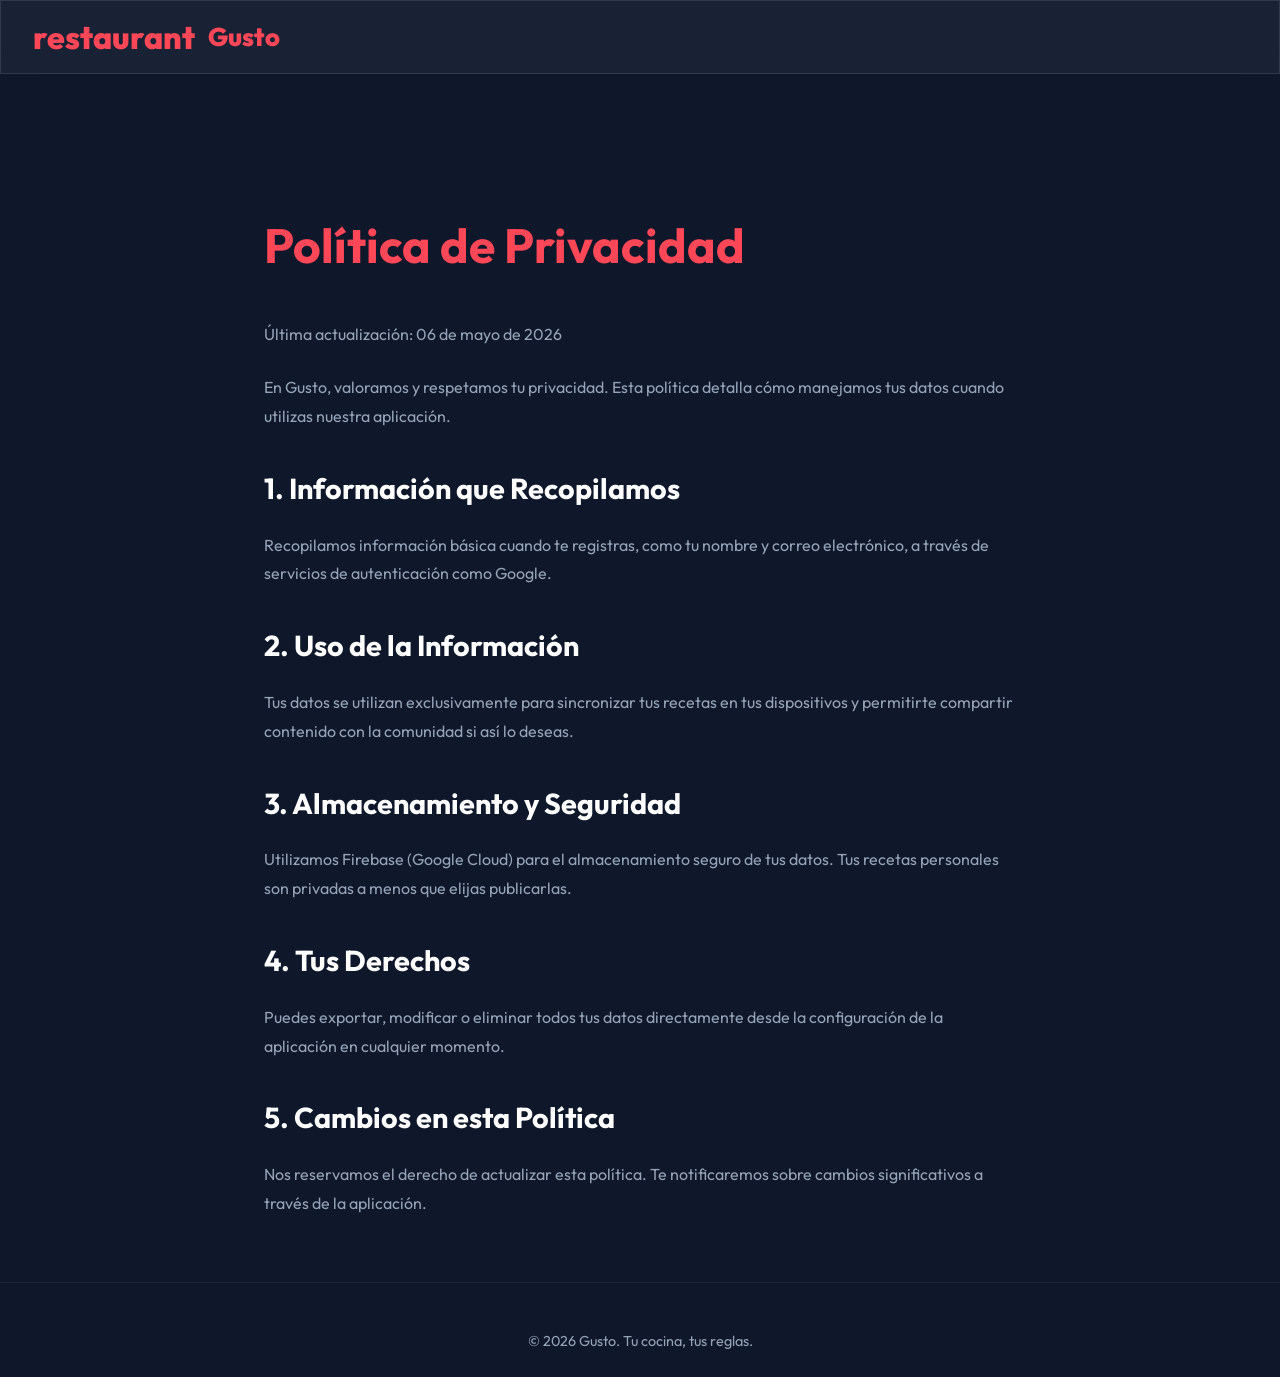
<file: privacy.html>
<!DOCTYPE html>
<html lang="es">
<head>
    <meta charset="UTF-8">
    <meta name="viewport" content="width=device-width, initial-scale=1.0">
    <title>Política de Privacidad - Gusto</title>
    <link href="https://fonts.googleapis.com/css2?family=Outfit:wght@300;400;600&display=swap" rel="stylesheet">
    <link rel="stylesheet" href="style.css">
    <style>
        .legal-content {
            max-width: 800px;
            margin: 8rem auto 4rem;
            padding: 0 1.5rem;
            line-height: 1.8;
        }
        h1 { font-size: 3rem; margin-bottom: 2rem; color: var(--primary); }
        h2 { font-size: 1.8rem; margin: 2rem 0 1rem; color: white; }
        p { color: var(--text-muted); margin-bottom: 1.5rem; }
    </style>
</head>
<body class="dark-theme">
    <nav class="landing-nav glass">
        <a href="index.html" class="logo">
            <span class="material-icons">restaurant</span>
            <span>Gusto</span>
        </a>
    </nav>

    <main class="legal-content">
        <h1>Política de Privacidad</h1>
        <p>Última actualización: 06 de mayo de 2026</p>
        
        <p>En Gusto, valoramos y respetamos tu privacidad. Esta política detalla cómo manejamos tus datos cuando utilizas nuestra aplicación.</p>

        <h2>1. Información que Recopilamos</h2>
        <p>Recopilamos información básica cuando te registras, como tu nombre y correo electrónico, a través de servicios de autenticación como Google.</p>

        <h2>2. Uso de la Información</h2>
        <p>Tus datos se utilizan exclusivamente para sincronizar tus recetas en tus dispositivos y permitirte compartir contenido con la comunidad si así lo deseas.</p>

        <h2>3. Almacenamiento y Seguridad</h2>
        <p>Utilizamos Firebase (Google Cloud) para el almacenamiento seguro de tus datos. Tus recetas personales son privadas a menos que elijas publicarlas.</p>

        <h2>4. Tus Derechos</h2>
        <p>Puedes exportar, modificar o eliminar todos tus datos directamente desde la configuración de la aplicación en cualquier momento.</p>

        <h2>5. Cambios en esta Política</h2>
        <p>Nos reservamos el derecho de actualizar esta política. Te notificaremos sobre cambios significativos a través de la aplicación.</p>
    </main>

    <footer class="footer-bottom">
        <p>&copy; 2026 Gusto. Tu cocina, tus reglas.</p>
    </footer>
</body>
</html>
</file>
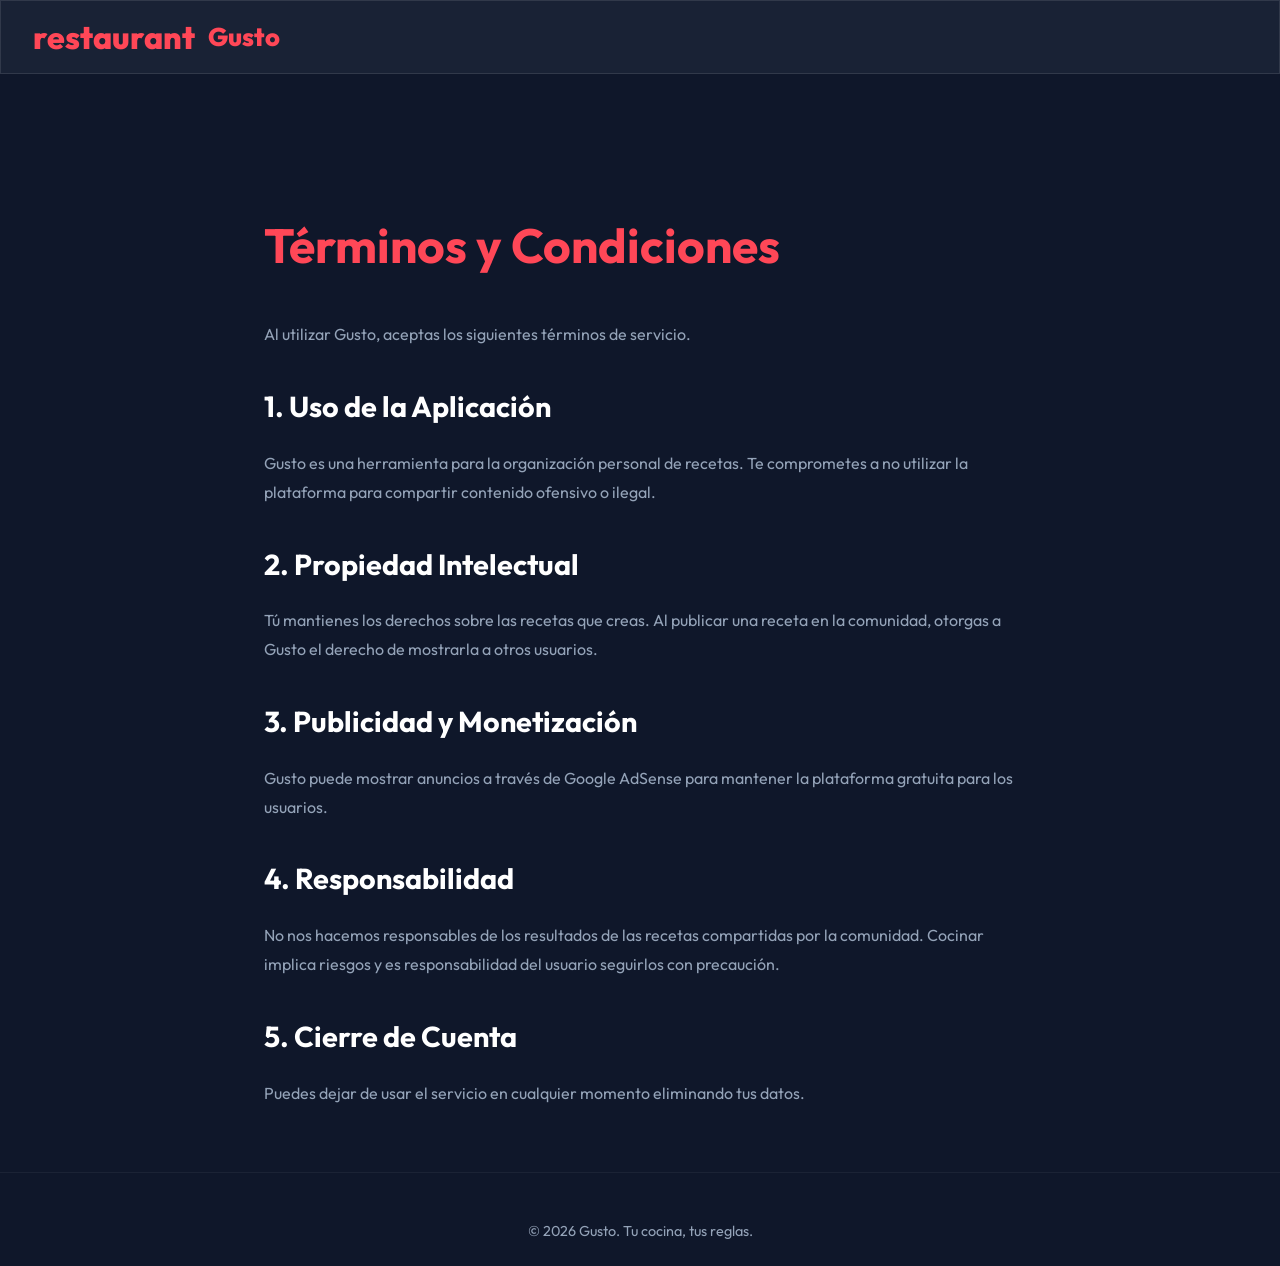
<file: terms.html>
<!DOCTYPE html>
<html lang="es">
<head>
    <meta charset="UTF-8">
    <meta name="viewport" content="width=device-width, initial-scale=1.0">
    <title>Términos y Condiciones - Gusto</title>
    <link href="https://fonts.googleapis.com/css2?family=Outfit:wght@300;400;600&display=swap" rel="stylesheet">
    <link rel="stylesheet" href="style.css">
    <style>
        .legal-content {
            max-width: 800px;
            margin: 8rem auto 4rem;
            padding: 0 1.5rem;
            line-height: 1.8;
        }
        h1 { font-size: 3rem; margin-bottom: 2rem; color: var(--primary); }
        h2 { font-size: 1.8rem; margin: 2rem 0 1rem; color: white; }
        p { color: var(--text-muted); margin-bottom: 1.5rem; }
    </style>
</head>
<body class="dark-theme">
    <nav class="landing-nav glass">
        <a href="index.html" class="logo">
            <span class="material-icons">restaurant</span>
            <span>Gusto</span>
        </a>
    </nav>

    <main class="legal-content">
        <h1>Términos y Condiciones</h1>
        <p>Al utilizar Gusto, aceptas los siguientes términos de servicio.</p>

        <h2>1. Uso de la Aplicación</h2>
        <p>Gusto es una herramienta para la organización personal de recetas. Te comprometes a no utilizar la plataforma para compartir contenido ofensivo o ilegal.</p>

        <h2>2. Propiedad Intelectual</h2>
        <p>Tú mantienes los derechos sobre las recetas que creas. Al publicar una receta en la comunidad, otorgas a Gusto el derecho de mostrarla a otros usuarios.</p>

        <h2>3. Publicidad y Monetización</h2>
        <p>Gusto puede mostrar anuncios a través de Google AdSense para mantener la plataforma gratuita para los usuarios.</p>

        <h2>4. Responsabilidad</h2>
        <p>No nos hacemos responsables de los resultados de las recetas compartidas por la comunidad. Cocinar implica riesgos y es responsabilidad del usuario seguirlos con precaución.</p>

        <h2>5. Cierre de Cuenta</h2>
        <p>Puedes dejar de usar el servicio en cualquier momento eliminando tus datos.</p>
    </main>

    <footer class="footer-bottom">
        <p>&copy; 2026 Gusto. Tu cocina, tus reglas.</p>
    </footer>
</body>
</html>
</file>
<file: style.css>
:root {
    /* Color Palette */
    --primary: #ff4757;
    --primary-hover: #ff6b81;
    --primary-light: rgba(255, 71, 87, 0.15);
    --secondary: #475569;
    --secondary-hover: #64748b;
    --bg-dark: #0f172a;
    --bg-card: #1e293b;
    --bg-glass: rgba(30, 41, 59, 0.7);
    --text-main: #f8fafc;
    --text-muted: #94a3b8;
    --accent-blue: #38bdf8;
    --accent-green: #10b981;
    --danger: #ef4444;
    --border-color: rgba(255, 255, 255, 0.1);

    /* Layout Variables */
    --radius-lg: 28px;
    --radius-md: 16px;
    --radius-sm: 10px;
    --radius-pill: 100px;
    --shadow-lg: 0 20px 40px -15px rgba(0, 0, 0, 0.5);
    --transition-fast: 0.15s ease;
    --transition-med: 0.35s cubic-bezier(0.4, 0, 0.2, 1);
}

/* Base Styles */
* {
    margin: 0;
    padding: 0;
    box-sizing: border-box;
    font-family: 'Outfit', sans-serif;
}

body {
    background-color: var(--bg-dark);
    color: var(--text-main);
    overflow-x: hidden;
    overflow-y: auto;
    line-height: 1.5;
    max-width: 100vw;
}

::-webkit-scrollbar {
    width: 6px;
    height: 6px;
}

::-webkit-scrollbar-track {
    background: transparent;
}

::-webkit-scrollbar-thumb {
    background: var(--bg-card);
    border-radius: 10px;
}

#app {
    display: flex;
    flex-direction: column;
    min-height: 100dvh;
    opacity: 0;
    transition: opacity 0.5s ease;
}

#app[style*="display: flex"],
#app[style*="display: block"] {
    opacity: 1;
}

/* Header & Navigation */
.main-header {
    background: var(--bg-glass);
    backdrop-filter: blur(16px);
    -webkit-backdrop-filter: blur(16px);
    border-bottom: 1px solid var(--border-color);
    position: sticky;
    top: 0;
    z-index: 1000;
    padding: 0.75rem 2rem;
}

.header-content {
    max-width: 1400px;
    margin: 0 auto;
    display: flex;
    align-items: center;
    justify-content: space-between;
    gap: 2rem;
}

.logo {
    display: flex;
    align-items: center;
    gap: 0.75rem;
    font-size: 1.6rem;
    font-weight: 800;
    color: var(--primary);
    cursor: pointer;
    flex-shrink: 0;
    text-decoration: none;
}

.logo:hover {
    opacity: 0.85;
}

.top-nav {
    display: flex;
    align-items: center;
    gap: 0.5rem;
}

.nav-item {
    font-size: 0.95rem;
    font-weight: 600;
    color: var(--text-muted);
    padding: 0.6rem 1.2rem;
    border-radius: var(--radius-md);
    transition: var(--transition-fast);
    cursor: pointer;
    display: flex;
    align-items: center;
    gap: 0.5rem;
}

.nav-item:hover {
    color: var(--text-main);
    background: rgba(255, 255, 255, 0.05);
}

.nav-item.active {
    color: var(--primary);
    background: var(--primary-light);
}

.nav-sep {
    width: 1px;
    height: 24px;
    background: var(--border-color);
    margin: 0 0.5rem;
}

/* Header Actions */
.header-actions {
    display: flex;
    align-items: center;
    gap: 1.5rem;
}

.search-container {
    background: var(--bg-card);
    border: 1px solid var(--border-color);
    border-radius: var(--radius-pill);
    display: flex;
    align-items: center;
    padding: 0 1.2rem;
    gap: 0.75rem;
    width: 100%;
    max-width: 240px;
    height: 42px;
    transition: var(--transition-med);
}

.search-container:focus-within {
    max-width: 320px;
    border-color: var(--primary);
    box-shadow: 0 0 0 4px rgba(255, 71, 87, 0.1);
}

.search-container input {
    background: transparent;
    border: none;
    color: var(--text-main);
    flex: 1;
    outline: none;
    font-size: 0.95rem;
}

.header-btn-group {
    display: flex;
    align-items: center;
    gap: 1rem;
}

/* Buttons */
button {
    border: none;
    outline: none;
    cursor: pointer;
    transition: var(--transition-fast);
    display: inline-flex;
    align-items: center;
    justify-content: center;
    gap: 0.5rem;
}

.btn-primary {
    background: linear-gradient(135deg, var(--primary), #ff6b81);
    color: white;
    padding: 0.9rem 2.2rem;
    font-weight: 800;
    border-radius: var(--radius-pill);
    box-shadow: 0 4px 15px rgba(255, 71, 87, 0.35);
    border: 1px solid rgba(255, 255, 255, 0.1);
}

.btn-primary:hover {
    transform: translateY(-3px) scale(1.02);
    box-shadow: 0 8px 25px rgba(255, 71, 87, 0.45);
}

.btn-primary:active {
    transform: translateY(0) scale(0.98);
}

.btn-primary-sm {
    background: linear-gradient(135deg, var(--primary), #ff6b81);
    color: white;
    height: 42px;
    padding: 0 1.5rem;
    font-weight: 700;
    border-radius: var(--radius-pill);
    box-shadow: 0 4px 12px rgba(255, 71, 87, 0.3);
    font-size: 0.9rem;
}

.btn-primary-sm:hover {
    transform: translateY(-2px);
    box-shadow: 0 6px 18px rgba(255, 71, 87, 0.4);
}

.btn-secondary {
    background: rgba(255, 255, 255, 0.08);
    color: white;
    padding: 0.9rem 2.2rem;
    font-weight: 700;
    border-radius: var(--radius-pill);
    border: 1px solid var(--border-color);
}

.btn-secondary:hover {
    background: rgba(255, 255, 255, 0.15);
    border-color: rgba(255, 255, 255, 0.3);
}

.btn-secondary-sm {
    background: rgba(255, 255, 255, 0.05);
    border: 1px solid var(--border-color);
    color: var(--text-main);
    height: 42px;
    padding: 0 1.2rem;
    font-weight: 600;
    border-radius: var(--radius-pill);
    font-size: 0.85rem;
}

.btn-secondary-sm:hover {
    background: rgba(255, 255, 255, 0.1);
}

.btn-danger {
    background: rgba(239, 68, 68, 0.1);
    color: var(--danger);
    border: 1px solid rgba(239, 68, 68, 0.2);
    padding: 0.8rem 1.8rem;
    font-weight: 700;
    border-radius: var(--radius-pill);
    text-decoration: none;
}

.btn-danger:hover {
    background: var(--danger);
    color: white;
    transform: scale(1.05);
}

.btn-icon {
    width: 44px;
    height: 44px;
    background: rgba(255, 255, 255, 0.08);
    color: var(--text-main);
    font-size: 1.4rem;
    border-radius: 50%;
}

.btn-icon:hover {
    background: var(--primary);
    color: white;
    transform: scale(1.1) rotate(5deg);
}

.btn-close-circle {
    width: 40px;
    height: 40px;
    background: rgba(255, 255, 255, 0.1);
    color: var(--text-main);
    font-size: 1.5rem;
    border-radius: 50%;
}

.btn-close-circle:hover {
    background: var(--danger);
    color: white;
    transform: rotate(90deg);
}

/* Custom Dropdown */
.custom-dropdown {
    position: relative;
}

.dropdown-trigger {
    background: rgba(255, 255, 255, 0.05);
    border: 1px solid var(--border-color);
    border-radius: var(--radius-pill);
    padding: 0.6rem 1.25rem;
    display: flex;
    align-items: center;
    gap: 0.75rem;
    font-size: 0.9rem;
    cursor: pointer;
    transition: 0.2s;
}

.dropdown-trigger:hover {
    background: rgba(255, 255, 255, 0.1);
    border-color: var(--text-muted);
}

.dropdown-options {
    position: absolute;
    top: calc(100% + 12px);
    right: 0;
    background: var(--bg-card);
    border: 1px solid var(--border-color);
    border-radius: var(--radius-md);
    min-width: 220px;
    display: none;
    z-index: 1100;
    padding: 0.6rem;
    box-shadow: var(--shadow-lg);
}

.custom-dropdown.active .dropdown-options {
    display: block !important;
    animation: slideDown 0.3s cubic-bezier(0.16, 1, 0.3, 1);
}

@keyframes slideDown {
    from {
        transform: translateY(-10px);
        opacity: 0;
    }

    to {
        transform: translateY(0);
        opacity: 1;
    }
}

.dropdown-options li {
    padding: 0.8rem 1.2rem;
    border-radius: var(--radius-sm);
    cursor: pointer;
    transition: 0.2s;
    list-style: none;
    font-weight: 500;
}

.dropdown-options li:hover {
    background: var(--primary-light);
    color: var(--primary);
    transform: translateX(5px);
}

/* Avatar System */
.avatar-container {
    position: relative;
}

.avatar {
    width: 42px;
    height: 42px;
    background: linear-gradient(135deg, #3b82f6, #06b6d4);
    border-radius: 50%;
    display: flex;
    align-items: center;
    justify-content: center;
    font-weight: 700;
    cursor: pointer;
    border: 2px solid rgba(255, 255, 255, 0.2);
    transition: 0.2s;
}

.avatar:hover {
    border-color: var(--primary);
    transform: translateY(-2px);
}

.avatar-dropdown {
    position: absolute;
    top: calc(100% + 15px);
    right: 0;
    width: 240px;
    background: var(--bg-card);
    border: 1px solid var(--border-color);
    border-radius: var(--radius-lg);
    padding: 0.75rem;
    display: none;
    flex-direction: column;
    gap: 0.25rem;
    z-index: 1100;
    box-shadow: var(--shadow-lg);
}

.avatar-container.active .avatar-dropdown {
    display: flex;
    animation: slideDown 0.3s cubic-bezier(0.16, 1, 0.3, 1);
}

.dropdown-header {
    padding: 0.8rem 1rem;
    font-size: 0.7rem;
    color: var(--text-muted);
    font-weight: 800;
    text-transform: uppercase;
    letter-spacing: 1.5px;
    opacity: 0.7;
}

.avatar-dropdown button {
    background: transparent;
    border: none;
    color: var(--text-main);
    padding: 0.8rem 1rem;
    text-align: left;
    border-radius: 12px;
    width: 100%;
    display: flex;
    align-items: center;
    gap: 0.5rem;
    font-size: 0.9rem;
    white-space: nowrap;
    transition: 0.2s;
    cursor: pointer;
}

.avatar-dropdown button:hover {
    background: var(--primary-light);
    color: var(--primary);
    padding-left: 1.4rem;
}

.dropdown-divider {
    height: 1px;
    background: var(--border-color);
    margin: 0.5rem;
}

/* Detail Header Actions Row Base */
.header-actions-row {
    display: flex;
    align-items: center;
    gap: 1rem;
    width: 100%;
}

.header-main-actions {
    display: flex;
    align-items: center;
    gap: 0.8rem;
}

.btn-cook-pill {
    background: #ff4757;
    color: white;
    border: none;
    padding: 0.7rem 1.4rem;
    border-radius: 30px;
    display: flex;
    align-items: center;
    gap: 0.8rem;
    font-weight: 800;
    font-size: 0.95rem;
    cursor: pointer;
    transition: 0.3s;
    box-shadow: 0 5px 15px rgba(255, 71, 87, 0.3);
}

.btn-cook-pill:hover {
    background: #ff6b81;
    transform: translateY(-2px);
}

.btn-cook-pill ion-icon {
    font-size: 1.2rem;
}

.btn-icon.circle {
    width: 42px;
    height: 42px;
    display: flex;
    align-items: center;
    justify-content: center;
    border-radius: 50%;
    background: var(--primary-light);
    color: var(--primary);
}

.btn-icon.circle:hover {
    background: var(--primary);
    color: white;
}

/* Mobile navigation elements (HIDDEN ON DESKTOP) */
.mobile-bottom-nav {
    display: none;
    position: fixed;
    bottom:0;
    left:0;
    width:100vw;
    height: 65px;
    background: #0f172a;
    border-top: 1px solid #333;
    z-index: 99999;
    justify-content: space-around;
    align-items: center;
    box-sizing: border-box;
}

.floating-add-btn {
    width: 58px;
    height: 58px;
    background: #ff4757;
    color: white;
    border-radius: 50%;
    display: none;
    align-items: center;
    justify-content: center;
    font-size: 1.8rem;
    position: fixed;
    bottom: 30px;
    left: 50%;
    transform: translateX(-50%);
    box-shadow: 0 8px 25px rgba(255, 71, 87, 0.5);
    border: 5px solid #0f172a;
    cursor: pointer;
    transition: 0.3s cubic-bezier(0.175, 0.885, 0.32, 1.275);
    z-index: 1001;
}

.floating-add-btn:active {
    transform: translateX(-50%) scale(0.9);
}

.mobile-top-bar {
    display: none;
    position: fixed;
    top:0;
    left:0;
    width:100%;
    height: 60px;
    background: rgba(15, 23, 42, 0.95);
    backdrop-filter: blur(20px);
    -webkit-backdrop-filter: blur(20px);
    border-bottom: 1px solid var(--border-color);
    z-index: 1001;
    align-items: center;
    justify-content: flex-start;
    gap:0.5rem;
    padding: 0 0.75rem;
    box-sizing: border-box;
    overflow: visible;
}

.mobile-top-bar .mobile-logo-link {
    flex-shrink:0;
}

.mobile-top-bar .search-container {
    flex:1;
    min-width:0;
    max-width: none;
}

.mobile-top-bar .user-profile {
    flex-shrink:0;
    margin-left: auto;
}

/* Main Content */
.content {
    flex: 1;
    padding: 4rem 2rem;
    max-width: 1400px;
    margin: 0 auto;
    width: 100%;
}

.header-info {
    margin-bottom: 2.5rem;
}

.header-info h1 {
    font-size: 2.5rem;
    font-weight: 900;
    margin-bottom: 0.5rem;
}

.header-info p {
    color: var(--text-muted);
    font-size: 1.1rem;
}

/* Carousel (Random Recipes) */
.random-recipes-container {
    margin-bottom: 5rem;
}

.random-recipes-track {
    display: flex;
    gap: 1.5rem;
    overflow-x: auto;
    padding-bottom: 1.5rem;
    scroll-snap-type: x mandatory;
}

.random-recipes-track::-webkit-scrollbar {
    height: 4px;
}

.random-card {
    flex: 0 0 100%;
    min-width: 100%;
    height: 400px;
    position: relative;
    border-radius: var(--radius-lg);
    overflow: hidden;
    scroll-snap-align: start;
    cursor: pointer;
    background: var(--bg-card);
}

.random-card img {
    width: 100%;
    height: 100%;
    object-fit: cover;
    filter: brightness(0.65);
    transition: 0.6s ease;
}

.random-card:hover img {
    transform: scale(1.02);
    filter: brightness(0.45);
}

.random-card-info {
    position: absolute;
    bottom: 0;
    left: 0;
    right: 0;
    padding: 4rem 3rem;
    background: linear-gradient(to top, rgba(0, 0, 0, 0.95) 0%, rgba(0, 0, 0, 0.4) 70%, transparent 100%);
    pointer-events: none;
    transition: 0.3s;
}

.random-card-info h3 {
    font-size: 2.2rem;
    font-weight: 900;
    color: white;
    margin-top: 0.8rem;
    text-shadow: 0 2px 15px rgba(0, 0, 0, 0.6);
    letter-spacing: -0.8px;
}

.random-card .tag {
    background: var(--primary);
    color: white;
    box-shadow: 0 4px 10px rgba(255, 71, 87, 0.4);
}

/* Recipe Grid */
.recipe-grid {
    display: grid;
    grid-template-columns: repeat(auto-fill, minmax(280px, 1fr));
    gap: 2.5rem;
}

@media (max-width: 360px) {
    .recipe-grid {
        grid-template-columns: 1fr;
        gap: 1.5rem;
    }
}

.recipe-card {
    background: var(--bg-card);
    border-radius: var(--radius-lg);
    overflow: hidden;
    border: 1px solid var(--border-color);
    transition: var(--transition-med);
    cursor: pointer;
}

.recipe-card:hover {
    transform: translateY(-10px);
    border-color: var(--primary);
    box-shadow: 0 20px 40px rgba(0, 0, 0, 0.5);
}

.recipe-card-img-container {
    position: relative;
    height: 220px;
    width: 100%;
    overflow: hidden;
}

.recipe-img {
    width: 100%;
    height: 100%;
    object-fit: cover;
    transition: 0.6s ease;
}

.recipe-card:hover .recipe-img {
    transform: scale(1.08);
}

.favorite-btn {
    position: absolute;
    top: 1rem;
    right: 1rem;
    width: 40px;
    height: 40px;
    background: rgba(15, 23, 42, 0.6);
    backdrop-filter: blur(8px);
    border-radius: 50%;
    color: white;
    font-size: 1.3rem;
    z-index: 10;
}

.favorite-btn:hover {
    background: var(--primary);
    transform: scale(1.1);
}

.favorite-btn.active {
    color: #ffd700;
    background: rgba(255, 215, 0, 0.2);
    border: 1px solid rgba(255, 215, 0, 0.3);
}

.video-badge {
    position: absolute;
    top: 1rem;
    left: 1rem;
    background: rgba(239, 68, 68, 0.9);
    color: white;
    width: 36px;
    height: 36px;
    border-radius: 50%;
    display: flex;
    align-items: center;
    justify-content: center;
    font-size: 1.2rem;
    box-shadow: 0 4px 10px rgba(0, 0, 0, 0.3);
    z-index: 5;
}

.recipe-info {
    padding: 1.75rem;
}

.recipe-tags {
    display: flex;
    gap: 0.5rem;
    margin-bottom: 0.75rem;
    flex-wrap: wrap;
}

.tag {
    background: var(--primary-light);
    color: var(--primary);
    font-size: 0.75rem;
    font-weight: 800;
    padding: 0.35rem 0.85rem;
    border-radius: 10px;
    text-transform: uppercase;
    letter-spacing: 0.5px;
}

.recipe-card h3 {
    font-size: 1.4rem;
    font-weight: 800;
    margin-bottom: 0.75rem;
    line-height: 1.2;
}

.recipe-meta {
    display: flex;
    gap: 1rem;
    color: var(--text-muted);
    font-size: 0.85rem;
    font-weight: 600;
}

.recipe-meta span {
    display: flex;
    align-items: center;
    gap: 0.4rem;
}

.no-recipes {
    grid-column: 1 / -1;
    padding: 5rem;
    text-align: center;
    color: var(--text-muted);
}

.no-recipes ion-icon {
    font-size: 4rem;
    opacity: 0.2;
    margin-bottom: 1rem;
}

/* Modal System */
.modal {
    display: none;
    position: fixed;
    top: 0;
    left: 0;
    width: 100%;
    height: 100%;
    background: rgba(10, 15, 25, 0.85);
    backdrop-filter: blur(12px);
    z-index: 2000;
}

.modal-content {
    background: var(--bg-card);
    margin: 3rem auto;
    width: 90%;
    max-width: 850px;
    border-radius: 32px;
    border: 1px solid var(--border-color);
    box-shadow: 0 30px 60px rgba(0, 0, 0, 0.6);
    overflow-y: auto;
    max-height: calc(100dvh - 6rem);
    animation: modalSlideUp 0.4s cubic-bezier(0.16, 1, 0.3, 1);
}

@keyframes modalSlideUp {
    from {
        transform: translateY(50px);
        opacity: 0;
    }

    to {
        transform: translateY(0);
        opacity: 1;
    }
}

.modal-header {
    padding: 2rem 2.5rem;
    border-bottom: 1px solid var(--border-color);
    display: flex;
    justify-content: space-between;
    align-items: center;
}

.modal-header h2 {
    font-size: 1.8rem;
    font-weight: 900;
}

.modal-footer {
    padding: 1.5rem 2.5rem;
    border-top: 1px solid var(--border-color);
    display: flex;
    justify-content: flex-end;
    gap: 1rem;
}

/* Form Styles */
.form-grid {
    padding: 2rem 2.5rem;
    display: grid;
    grid-template-columns: 1fr 1fr;
    gap: 1.5rem;
}

.input-group {
    display: flex;
    flex-direction: column;
    gap: 0.6rem;
}

.full-width {
    grid-column: 1 / -1;
}

.input-group label {
    font-size: 0.9rem;
    font-weight: 700;
    color: var(--text-muted);
}

.input-group input,
.input-group select,
.input-group textarea {
    background: rgba(255, 255, 255, 0.05);
    border: 1px solid var(--border-color);
    border-radius: var(--radius-md);
    padding: 0.75rem 1rem;
    color: white;
    outline: none;
    transition: 0.2s;
    font-size: 1rem;
}

.input-group input:focus,
.input-group select:focus,
.input-group textarea:focus {
    border-color: var(--primary);
    background: rgba(255, 255, 255, 0.08);
}

.input-with-button {
    display: flex;
    gap: 0.75rem;
}

.input-with-button input {
    flex: 1;
}

.image-preview-container {
    margin-top: 1rem;
    height: 180px;
    width: 100%;
    border-radius: var(--radius-md);
    background: rgba(255, 255, 255, 0.03);
    border: 2px dashed var(--border-color);
    display: flex;
    align-items: center;
    justify-content: center;
    overflow: hidden;
}

#image-preview {
    width: 100%;
    height: 100%;
    object-fit: cover;
}

.image-placeholder {
    display: flex;
    flex-direction: column;
    align-items: center;
    gap: 0.5rem;
    color: var(--text-muted);
}

.image-placeholder ion-icon {
    font-size: 2.5rem;
}

/* Detail View */
.detail-view {
    max-width: 1000px;
    padding: 0;
}

.detail-hero {
    position: relative;
    height: 400px;
}

.detail-hero img {
    width: 100%;
    height: 100%;
    object-fit: cover;
}

.detail-hero-overlay {
    position: absolute;
    inset: 0;
    background: linear-gradient(to top, var(--bg-card), transparent 70%);
}

.detail-content {
    padding: 2rem 3rem 4rem;
    margin-top: -80px;
    position: relative;
    z-index: 5;
}

.detail-header-info h1 {
    font-size: 3.5rem;
    font-weight: 950;
    line-height: 1.1;
    margin-bottom: 1rem;
}

.detail-meta-row {
    display: flex;
    gap: 2rem;
    margin-bottom: 2.5rem;
    color: var(--text-muted);
    font-size: 1.1rem;
}

.detail-section-title {
    font-size: 1.4rem;
    font-weight: 900;
    color: var(--primary);
    text-transform: uppercase;
    letter-spacing: 2px;
    margin: 3rem 0 1.5rem;
}

.detail-ingredients,
.detail-steps {
    font-size: 1.2rem;
    line-height: 1.8;
}

.detail-steps {
    white-space: pre-wrap;
    padding-left: 1.5rem;
    border-left: 3px solid var(--border-color);
}

/* Planner View */
.planner-grid {
    display: grid;
    grid-template-columns: repeat(auto-fill, minmax(300px, 1fr));
    gap: 1.5rem;
}

.planner-day {
    background: var(--bg-card);
    border-radius: var(--radius-lg);
    padding: 1.5rem;
    border: 1px solid var(--border-color);
}

.planner-day h3 {
    margin-bottom: 1.2rem;
    color: var(--primary);
    font-size: 1.3rem;
}

.planner-recipe {
    background: rgba(255, 255, 255, 0.05);
    padding: 0.75rem 1rem;
    border-radius: var(--radius-md);
    margin-bottom: 0.75rem;
    display: flex;
    justify-content: space-between;
    align-items: center;
}

.planner-slot {
    border: 2px dashed var(--border-color);
    border-radius: var(--radius-md);
    padding: 1rem;
    display: flex;
    align-items: center;
    justify-content: center;
    gap: 0.5rem;
    color: var(--text-muted);
    cursor: pointer;
    transition: 0.2s;
}

.planner-slot:hover {
    border-color: var(--primary);
    color: var(--primary);
    background: var(--primary-light);
}

.planner-view-toggle {
    display: flex;
    gap: 0.5rem;
    margin-bottom: 1.5rem;
    justify-content: center;
}

.planner-toggle-btn {
    padding: 0.5rem 1.25rem;
    border: 1px solid var(--border-color);
    background: transparent;
    color: var(--text-muted);
    border-radius: var(--radius-md);
    cursor: pointer;
    font-size: 0.85rem;
    font-weight: 500;
    transition: 0.2s;
}

.planner-toggle-btn:hover {
    border-color: var(--primary);
    color: var(--primary);
}

.planner-toggle-btn.active {
    background: var(--primary);
    color: white;
    border-color: var(--primary);
}

.planner-meal-section {
    margin-bottom: 1rem;
    padding-left: 0.5rem;
    border-left: 3px solid var(--border-color);
}

.planner-meal-title {
    font-size: 0.85rem;
    font-weight: 600;
    text-transform: uppercase;
    letter-spacing: 0.5px;
    color: var(--text-muted);
    margin-bottom: 0.5rem;
}

.planner-empty-meal {
    font-size: 0.8rem;
    color: var(--text-muted);
    font-style: italic;
    margin: 0.3rem 0;
}

.planner-list {
    display: flex;
    flex-direction: column;
    gap: 0.5rem;
    padding: 1rem;
}

.planner-list-item {
    display: flex;
    align-items: center;
    gap: 1rem;
    padding: 0.75rem;
    border-radius: var(--radius-md);
    cursor: pointer;
    transition: 0.2s;
}

.planner-list-item:hover {
    background: rgba(255, 255, 255, 0.05);
}

.planner-list-thumbnail {
    width: 50px;
    height: 50px;
    border-radius: 10px;
    object-fit: cover;
}

/* Shopping List */
.shopping-list-container {
    padding: 2.5rem;
    border-radius: var(--radius-lg);
}

.ingredient-item {
    padding: 0.4rem 0;
    border-bottom: 1px solid rgba(255,255,255,0.05);
    font-size: 1rem;
    color: var(--text-main);
}

.ingredient-item:last-child {
    border-bottom: none;
}

.ing-amount {
    color: var(--text-muted);
    font-weight: 400;
}

.shopping-name {
    font-weight: 600;
}

.shopping-detail {
    color: var(--text-muted);
    font-size: 0.85rem;
    margin-left: 0.5rem;
}

.shopping-header {
    display: grid;
    grid-template-columns: 1fr 1fr;
    padding: 0.8rem 0;
    border-bottom: 2px solid var(--border-color);
    font-size: 0.75rem;
    font-weight: 800;
    text-transform: uppercase;
    letter-spacing: 1px;
    color: var(--text-muted);
}

.shopping-item {
    padding: 1rem 0;
    border-bottom: 1px solid var(--border-color);
    display: grid;
    grid-template-columns: 1fr 1fr auto;
    align-items: center;
    font-size: 1.1rem;
}

.shopping-qty-cell {
    color: var(--text-muted);
    font-size: 1rem;
}

.shopping-qty {
    font-weight: 600;
    color: var(--text-main);
}

.shopping-name {
    font-weight: 600;
}

.shopping-detail {
    color: var(--text-muted);
    font-size: 0.85rem;
    margin-left: 0.5rem;
}

.recipe-count-label {
    display: block;
    font-size: 0.75rem;
    color: var(--text-muted);
    font-weight: 400;
    margin-top: 0.15rem;
}

.shopping-item:last-child {
    border-bottom: none;
}

.field-hint {
    display: block;
    margin-top: 0.4rem;
    font-size: 0.8rem;
    color: var(--text-muted);
    opacity: 0.7;
}

/* Tag Manager */
.public-toggle {
    display: flex;
    align-items: center;
    justify-content: space-between;
    padding: 0.8rem 1.2rem;
    background: rgba(255,255,255,0.05);
    border-radius: 12px;
    border: 1px solid var(--border-color);
}

.toggle-label {
    display: flex;
    align-items: center;
    gap: 0.5rem;
    font-size: 0.95rem;
    color: var(--text-muted);
}

.toggle-icon {
    color: var(--primary);
}

/* Toggle Switch */
.switch {
    position: relative;
    display: inline-block;
    width: 48px;
    height: 26px;
}

.switch input {
    opacity: 0;
    width: 0;
    height: 0;
}

.slider {
    position: absolute;
    cursor: pointer;
    top: 0;
    left: 0;
    right: 0;
    bottom: 0;
    background-color: rgba(255,255,255,0.1);
    transition: .4s;
}

.slider:before {
    position: absolute;
    content: "";
    height: 20px;
    width: 20px;
    left: 3px;
    bottom: 3px;
    background-color: white;
    transition: .4s;
}

input:checked + .slider {
    background-color: var(--primary);
}

.slider.round {
    border-radius: 26px;
}

.slider.round:before {
    border-radius: 50%;
}
.tags-manager-list {
    display: flex;
    flex-direction: column;
    gap: 0.75rem;
}

.tag-manager-item {
    background: rgba(255, 255, 255, 0.03);
    padding: 1rem 1.5rem;
    border-radius: var(--radius-md);
    display: flex;
    align-items: center;
    justify-content: space-between;
}

/* Form Tag Selector */
.form-tag-selector {
    display: flex;
    flex-wrap: wrap;
    gap: 0.8rem;
    margin-top: 0.5rem;
}

.form-tag-item {
    padding: 0.6rem 1.2rem;
    background: rgba(255, 255, 255, 0.05);
    border: 1px solid var(--border-color);
    border-radius: var(--radius-pill);
    cursor: pointer;
    transition: 0.2s;
    font-size: 0.9rem;
}

.form-tag-item:hover {
    background: rgba(255, 255, 255, 0.1);
}

.form-tag-item.selected {
    background: #ff4757;
    border-color: #ff4757;
    color: white;
    font-weight: 700;
    box-shadow: 0 5px 15px rgba(255, 71, 87, 0.3);
}

/* Immersion in Cooking Mode */
.cook-overlay {
    position: fixed;
    inset: 0;
    background: #161e2e;
    z-index: 3000;
    overflow-y: auto;
    padding: 4rem 2rem;
}

.cook-content {
    max-width: 1200px;
    margin: 0 auto;
    display: grid;
    grid-template-columns: 350px 1fr;
    gap: 4rem;
}

.cook-header {
    grid-column: 1 / -1;
    display: flex;
    justify-content: space-between;
    align-items: center;
    margin-bottom: 3rem;
}

.cook-title-area h1 {
    font-size: 3rem;
    font-weight: 950;
    letter-spacing: -1px;
}

.cook-col-title {
    font-size: 1.2rem;
    font-weight: 900;
    color: #ff4757;
    text-transform: uppercase;
    margin-bottom: 2rem;
    display: flex;
    align-items: center;
    gap: 1rem;
}

.cook-col-title span {
    font-size: 0.8rem;
    color: var(--text-muted);
    font-weight: 400;
    text-transform: none;
}

.checklist li {
    background: #1c2533;
    border: 1px solid rgba(255, 255, 255, 0.05);
    padding: 1.2rem;
    border-radius: 12px;
    margin-bottom: 1rem;
    display: flex;
    align-items: center;
    gap: 1.2rem;
    cursor: pointer;
    transition: 0.2s;
}

.checklist li:hover {
    background: #252f3f;
}

.checklist li::before {
    content: ' ';
    width: 24px;
    height: 24px;
    border: 2px solid rgba(255, 255, 255, 0.2);
    border-radius: 6px;
    flex-shrink: 0;
}

.checklist li.checked {
    opacity: 0.4;
}

.checklist li.checked::before {
    content: '\2713';
    display: flex;
    align-items: center;
    justify-content: center;
    background: #ff4757;
    border-color: #ff4757;
    color: white;
    font-size: 0.9rem;
}

.cook-steps p {
    font-size: 1.2rem;
    line-height: 1.8;
    margin-bottom: 2.5rem;
    color: #e2e8f0;
    padding-left: 2rem;
    border-left: 2px solid rgba(255, 255, 255, 0.1);
}

/* Detail Modal Fixes */
.header-left {
    display: flex;
    align-items: center;
    gap: 1rem;
}

.favorite-btn-static {
    width: 44px;
    height: 44px;
    background: rgba(255, 255, 200, 0.1);
    border: 1px solid rgba(255, 215, 0, 0.2);
    color: #ffd700;
    border-radius: 50%;
    display: flex;
    align-items: center;
    justify-content: center;
    font-size: 1.3rem;
}

.favorite-btn-static.active {
    background: #ffd700;
    color: #1e293b;
}

.cook-video-link {
    display: inline-flex;
    align-items: center;
    gap: 0.6rem;
    background: #FF0000;
    color: white;
    padding: 0.8rem 1.6rem;
    border-radius: var(--radius-pill);
    font-weight: 700;
    text-decoration: none;
    font-size: 0.95rem;
    transition: 0.3s cubic-bezier(0.175, 0.885, 0.32, 1.275);
}

.cook-video-link:hover {
    transform: scale(1.05) translateY(-2px);
    box-shadow: 0 10px 20px rgba(255, 0, 0, 0.3);
}

/* Cooking Mode Header */
.cook-header-left {
    display: flex;
    flex-direction: column;
    gap: 0.5rem;
}

.cook-header-left h1 {
    font-size: 3rem;
    font-weight: 950;
    letter-spacing: -1px;
}

/* Detail Footer */
.detail-footer {
    padding: 3rem;
    border-top: 1px solid var(--border-color);
    display: flex;
    flex-direction: row;
    justify-content: center;
    align-items: center;
    gap: 2rem;
}

.btn-danger-outline {
    background: rgba(239, 68, 68, 0.05);
    color: var(--danger);
    border: 2px solid rgba(239, 68, 68, 0.2);
    padding: 0.8rem 1.8rem;
    font-weight: 700;
    border-radius: var(--radius-pill);
    display: flex;
    align-items: center;
    gap: 0.8rem;
    cursor: pointer;
    transition: 0.3s;
}

.btn-danger-outline:hover {
    background: var(--danger);
    color: white;
    border-color: var(--danger);
    transform: translateY(-2px);
}

.toast {
    position: fixed;
    bottom: 2rem;
    left: 50%;
    transform: translateX(-50%) translateY(100px);
    background: #1e293b;
    color: white;
    padding: 1rem 2rem;
    border-radius: var(--radius-pill);
    display: flex;
    align-items: center;
    gap: 0.75rem;
    z-index: 6000;
    transition: 0.4s cubic-bezier(0.175, 0.885, 0.32, 1.275);
    box-shadow: 0 10px 30px rgba(0, 0, 0, 0.5);
    border: 1px solid var(--border-color);
}

.toast.show {
    transform: translateX(-50%) translateY(0);
}

.toast.success ion-icon {
    color: var(--accent-green);
}

.toast.error ion-icon {
    color: var(--danger);
}

/* Authentication */
.auth-overlay {
    position: fixed;
    inset: 0;
    z-index: 5000;
    display: flex;
    align-items: center;
    justify-content: center;
    background: url('https://images.unsplash.com/photo-1556910103-1c02745aae4d?auto=format&fit=crop&q=80&w=2000') center/cover;
}

.auth-overlay::before {
    content: '';
    position: absolute;
    inset: 0;
    background: rgba(15, 23, 42, 0.8);
    backdrop-filter: blur(12px);
}

.auth-card {
    position: relative;
    background: var(--bg-card);
    padding: 4rem 3rem;
    border-radius: 40px;
    max-width: 480px;
    width: 90%;
    border: 1px solid var(--border-color);
    text-align: center;
}

.loading-spinner {
    width: 40px;
    height: 40px;
    border: 4px solid var(--border-color);
    border-top: 4px solid var(--primary);
    border-radius: 50%;
    animation: spin 1s linear infinite;
    margin: 0 auto;
}

@keyframes spin {
    0% { transform: rotate(0deg); }
    100% { transform: rotate(360deg); }
}

.auth-logo {
    font-size: 3rem;
    color: var(--primary);
    margin-bottom: 2rem;
    display: flex;
    align-items: center;
    justify-content: center;
    gap: 1rem;
}

.auth-card h1 {
    font-size: 2.2rem;
    font-weight: 900;
    margin-bottom: 1rem;
}

.auth-card p {
    color: var(--text-muted);
    margin-bottom: 2.5rem;
    font-size: 1.1rem;
}

#main-login-btn {
    width: 100%;
    height: 60px;
    background: #ff4757;
    color: white;
    font-size: 1.1rem;
    font-weight: 800;
    border-radius: 30px;
    display: flex;
    align-items: center;
    justify-content: center;
    gap: 1rem;
    box-shadow: 0 10px 25px rgba(255, 71, 87, 0.4);
    border: none;
    cursor: pointer;
    transition: 0.3s;
}

#main-login-btn:hover {
    background: #ff6b81;
    transform: translateY(-3px);
    box-shadow: 0 15px 30px rgba(255, 71, 87, 0.5);
}

.auth-footer {
    margin-top: 2rem;
    font-size: 0.85rem;
    color: var(--text-muted);
    opacity: 0.6;
}

/* Final Desktop Hide & Layout Polish */
.mobile-bottom-nav,
.mobile-top-bar,
.floating-add-btn {
    display: none;
}

/* Desktop Utilities */
.glass {
    background: rgba(30, 41, 59, 0.7);
    backdrop-filter: blur(20px);
    -webkit-backdrop-filter: blur(20px);
    border: 1px solid var(--border-color);
}

/* Media Queries & Mobile Optimization */
@media (max-width: 1024px) {
    .sidebar {
        display: none;
    }

    .top-nav {
        display: none;
    }

    .content {
        padding: 1.5rem 1rem 90px;
    }

    .header-info h1 {
        font-size: 2.2rem;
    }

    .cook-content {
        grid-template-columns: 1fr;
        gap: 3rem;
    }

    .cook-overlay {
        padding: 4rem 1.5rem 6rem;
    }

    .detail-view {
        width: 100%;
        height: 100%;
        max-height: none;
        border-radius: 0;
    }

    .detail-view .modal-header {
        position: absolute;
        top: 0;
        left: 0;
        right: 0;
        z-index: 10;
        padding: 1rem 0.8rem;
        background: linear-gradient(to bottom, rgba(15, 23, 42, 0.9) 0%, transparent 100%);
    }

    .header-actions-row {
        width: 100%;
        display: flex;
        align-items: center;
        justify-content: space-between;
        gap: 0.5rem;
    }

    .header-main-actions {
        display: flex;
        align-items: center;
        gap: 0.5rem;
        background: rgba(255, 255, 255, 0.05);
        padding: 0.3rem;
        border-radius: 40px;
        backdrop-filter: blur(10px);
    }

    .btn-cook-pill {
        background: #ff4757;
        color: white;
        border: none;
        padding: 0.6rem 0.8rem;
        border-radius: 30px;
        display: flex;
        align-items: center;
        gap: 0.5rem;
        font-weight: 700;
        font-size: 0.9rem;
    }

    .hide-mobile {
        display: none;
    }

    .detail-footer {
        flex-direction: column;
        gap: 1.2rem;
        padding: 2rem 1.5rem;
    }

    .detail-footer button,
    .detail-footer a {
        width: 100%;
        justify-content: center;
    }

    .form-grid {
        grid-template-columns: 1fr;
    }

    .mobile-bottom-nav .nav-item {
        display: flex;
        flex-direction: column;
        align-items: center;
        justify-content: center;
        gap: 4px;
        color: var(--text-muted);
        transition: 0.3s;
        font-size: 0.75rem;
        width: 20%;
    }

    .mobile-bottom-nav .nav-item.active {
        color: #ff4757;
    }

    .mobile-bottom-nav .nav-item ion-icon {
        font-size: 1.6rem;
    }
}

@media (max-width: 768px) {
    .main-header {
        display: none !important;
    }

    .mobile-top-bar {
        display: flex !important;
        position: fixed;
        top:0;
        left:0;
        right:0;
        height: 60px;
        background: rgba(15, 23, 42, 0.95);
        backdrop-filter: blur(20px);
        -webkit-backdrop-filter: blur(20px);
        border-bottom: 1px solid var(--border-color);
        padding: 0 1rem;
        align-items: center;
        justify-content: flex-start;
        gap: 0.75rem;
        z-index: 1001;
    }

    .mobile-bottom-nav {
        display: flex !important;
    }

    .floating-add-btn {
        display: flex !important;
    }

    .mobile-top-bar.show-mobile {
        display: flex !important;
        position: fixed;
        top:0;
        left:0;
        right:0;
        height: 60px;
        background: rgba(15, 23, 42, 0.95);
        backdrop-filter: blur(20px);
        -webkit-backdrop-filter: blur(20px);
        border-bottom: 1px solid var(--border-color);
        padding: 0 1rem;
        align-items: center;
        justify-content: space-between;
        gap: 0.75rem;
        z-index: 1001;
    }

    .content {
        padding-top: 70px;
    }
/* fixed media query closure */

    .mobile-top-bar {
        display: flex !important;
        position: fixed;
        top: 0;
        left: 0;
        right: 0;
        height: 60px;
        background: rgba(15, 23, 42, 0.95);
        backdrop-filter: blur(20px);
        border-bottom: 1px solid var(--border-color);
        padding: 0 1rem;
        align-items: center;
        justify-content: space-between;
        gap: 0.75rem;
        z-index: 1000;
    }

    .mobile-top-bar .search-container {
        flex: 1;
        max-width: none;
    }

    .mobile-logo-link {
        display: flex;
        align-items: center;
        color: var(--primary);
        font-size: 1.4rem;
        text-decoration: none;
        padding: 0.5rem;
        transition: opacity 0.2s;
    }

    .mobile-logo-link:hover {
        opacity: 0.7;
    }

    .mobile-top-bar .custom-dropdown {
        margin-left: auto;
    }

    .mobile-top-bar .custom-dropdown .dropdown-options {
        right: 0;
        left: auto;
    }

    .mobile-top-bar .user-profile {
        margin-left: 0.5rem;
    }

    .mobile-top-bar .avatar {
        width: 36px;
        height: 36px;
        font-size: 0.85rem;
    }

    .mobile-top-bar .nav-public-link {
        display: none;
    }

    .mobile-bottom-nav {
        display: flex !important;
    }

    .floating-add-btn {
        display: flex !important;
    }

    .random-card {
        height: 260px;
    }

    .random-card-info h3 {
        font-size: 1.6rem;
    }
}

@media (max-width: 480px) {
    .header-info h1 {
        font-size: 1.8rem;
    }

    .recipe-grid {
        grid-template-columns: 1fr;
    }

    .detail-header-info h1 {
        font-size: 2rem;
    }

    .cook-header-left h1,
    .cook-title-area h1 {
        font-size: 1.8rem;
    }

    .hero-content h1 {
        font-size: 1.8rem;
    }
}

@media (max-width: 360px) {
    .header-info h1 {
        font-size: 1.5rem;
    }

    .content {
        padding: 1rem 0.75rem 7rem;
    }

    .search-container {
        max-width: 100%;
    }

    .recipe-grid {
        gap: 1.25rem;
    }
}

/* Animations */
.view-section {
    animation: fadeIn 0.4s cubic-bezier(0.16, 1, 0.3, 1);
}

@keyframes fadeIn {
    from {
        opacity: 0;
        transform: translateY(15px);
    }

    to {
        opacity: 1;
        transform: translateY(0);
    }
}

/* Landing Page Styles */
/* --- New Landing Page Styles (Premium) --- */
.m3-landing {
    scroll-behavior: smooth;
    overflow-x: hidden;
}

.landing-hero {
    min-height: 85vh;
    background: radial-gradient(circle at 70% 30%, rgba(255, 71, 87, 0.1) 0%, transparent 50%),
                radial-gradient(circle at 10% 80%, rgba(56, 189, 248, 0.05) 0%, transparent 40%),
                var(--bg-dark);
    display: flex;
    flex-direction: column;
    position: relative;
    overflow: hidden;
    padding-top: 80px;
}

.hero-blob {
    position: absolute;
    top: -10%;
    right: -5%;
    width: 40vw;
    height: 40vw;
    background: linear-gradient(135deg, var(--primary) 0%, #ff6b81 100%);
    filter: blur(120px);
    opacity: 0.15;
    z-index: 0;
    border-radius: 50%;
    animation: pulseBlob 10s infinite alternate;
}

@keyframes pulseBlob {
    from { transform: scale(1) translate(0, 0); }
    to { transform: scale(1.2) translate(-50px, 50px); }
}

.hero-content {
    position: relative;
    z-index: 1;
    max-width: 1000px;
    margin: 0 auto;
    text-align: center;
    padding: 4rem 1.5rem;
}

.badge {
    display: inline-block;
    padding: 0.5rem 1.25rem;
    background: rgba(255, 255, 255, 0.05);
    border: 1px solid rgba(255, 255, 255, 0.1);
    border-radius: 100px;
    font-size: 0.85rem;
    font-weight: 600;
    color: var(--primary);
    margin-bottom: 2rem;
    text-transform: uppercase;
    letter-spacing: 1px;
}

.text-gradient {
    background: linear-gradient(135deg, #fff 0%, var(--primary) 100%);
    -webkit-background-clip: text;
    -webkit-text-fill-color: transparent;
    background-clip: text;
}

.hero-subtitle {
    font-size: clamp(1.1rem, 3vw, 1.4rem);
    color: var(--text-muted);
    max-width: 600px;
    margin: 0 auto 3rem;
    line-height: 1.6;
}

.hero-btns {
    display: flex;
    gap: 1.5rem;
    justify-content: center;
    flex-wrap: wrap;
}

/* Community Section Modern */
.community-section {
    padding: 6rem 0;
    position: relative;
}

.container {
    max-width: 1200px;
    margin: 0 auto;
    padding: 0 1.5rem;
}

.section-header-modern {
    display: flex;
    justify-content: space-between;
    align-items: flex-end;
    margin-bottom: 3.5rem;
    gap: 2rem;
    flex-wrap: wrap;
}

.section-tag {
    color: var(--primary);
    font-weight: 700;
    text-transform: uppercase;
    font-size: 0.85rem;
    letter-spacing: 2px;
    margin-bottom: 0.5rem;
    display: block;
}

.section-header-modern h2 {
    font-size: 2.8rem;
    font-weight: 800;
}

.search-wrapper {
    flex: 1;
    max-width: 450px;
    display: flex;
    align-items: center;
    gap: 1rem;
    padding: 0.75rem 1.5rem;
    border-radius: 100px;
    border: 1px solid var(--border-color);
}

.search-wrapper input {
    background: transparent;
    border: none;
    color: white;
    width: 100%;
    font-size: 1rem;
    outline: none;
}

/* Features Section */
.features-section {
    padding: 8rem 0;
    background: rgba(255, 255, 255, 0.01);
}

.features-grid {
    display: grid;
    grid-template-columns: repeat(auto-fit, minmax(260px, 1fr));
    gap: 2rem;
}

.feature-card {
    padding: 3rem 2rem;
    border-radius: 24px;
    transition: 0.4s cubic-bezier(0.16, 1, 0.3, 1);
    border: 1px solid rgba(255, 255, 255, 0.05);
}

.feature-card:hover {
    transform: translateY(-12px);
    background: rgba(255, 255, 255, 0.05);
    border-color: rgba(255, 255, 255, 0.1);
}

.feature-icon-box {
    width: 60px;
    height: 60px;
    border-radius: 16px;
    display: flex;
    align-items: center;
    justify-content: center;
    margin-bottom: 2rem;
    font-size: 1.8rem;
}

.feature-icon-box.blue { background: rgba(56, 189, 248, 0.1); color: #38bdf8; }
.feature-icon-box.orange { background: rgba(251, 146, 60, 0.1); color: #fb923c; }
.feature-icon-box.green { background: rgba(16, 185, 129, 0.1); color: #10b981; }
.feature-icon-box.red { background: rgba(255, 71, 87, 0.1); color: #ff4757; }

.feature-card h3 {
    font-size: 1.5rem;
    margin-bottom: 1rem;
    font-weight: 700;
}

.feature-card p {
    color: var(--text-muted);
    line-height: 1.6;
}

/* Final CTA */
.final-cta {
    padding: 8rem 1.5rem;
}

.cta-card {
    max-width: 1000px;
    margin: 0 auto;
    padding: 5rem 2rem;
    border-radius: 40px;
    text-align: center;
    background: linear-gradient(135deg, rgba(255, 71, 87, 0.1) 0%, transparent 100%);
    border: 1px solid rgba(255, 255, 255, 0.1);
}

.cta-card h2 {
    font-size: 3rem;
    margin-bottom: 1.5rem;
}

.cta-card p {
    font-size: 1.2rem;
    color: var(--text-muted);
    margin-bottom: 3rem;
}

/* Footer */
.main-footer {
    padding: 6rem 0 3rem;
    border-top: 1px solid var(--border-color);
}

.footer-content {
    display: flex;
    justify-content: space-between;
    align-items: center;
    margin-bottom: 4rem;
    flex-wrap: wrap;
    gap: 3rem;
}

.footer-brand .logo {
    font-size: 2rem;
    font-weight: 800;
    color: white;
    margin-bottom: 1rem;
    display: block;
}

.footer-links {
    display: flex;
    gap: 2.5rem;
}

.footer-links a {
    color: var(--text-muted);
    text-decoration: none;
    transition: 0.2s;
}

.footer-links a:hover { color: white; }

.footer-bottom {
    text-align: center;
    padding-top: 3rem;
    border-top: 1px solid rgba(255, 255, 255, 0.05);
    color: rgba(255, 255, 255, 0.3);
    font-size: 0.9rem;
}

/* Skeleton Loading */
.loading-skeleton {
    display: grid;
    grid-template-columns: repeat(auto-fill, minmax(280px, 1fr));
    gap: 2.5rem;
    width: 100%;
}

.skeleton-card {
    height: 380px;
    background: rgba(255, 255, 255, 0.03);
    border-radius: 24px;
    animation: skeletonPulse 1.5s infinite;
}

@keyframes skeletonPulse {
    0% { opacity: 0.5; }
    50% { opacity: 1; }
    100% { opacity: 0.5; }
}

@media (max-width: 768px) {
    .section-header-modern {
        flex-direction: column;
        align-items: flex-start;
        text-align: left;
    }
    
    .section-header-modern h2 {
        font-size: 2rem;
    }
    
    .cta-card h2 {
        font-size: 2rem;
    }
    
    .hero-btns {
        flex-direction: column;
    }
}

/* Responsive */
@media (max-width: 768px) {
    .hero-content h1 {
        font-size: 2rem;
    }

    .hero-content p {
        font-size: 0.95rem;
    }

    .landing-hero {
        
    }

    .public-search-bar {
        top: 65px;
    }

     .landing-nav {
         padding: 1rem;
     }

     .detail-header-info h1 {
         font-size: 2.5rem;
     }

     .cook-header-left h1,
     .cook-title-area h1 {
         font-size: 2.2rem;
     }

     .showcase-container {
         flex-direction: column;
         gap: 2rem;
     }

     .showcase-container.reverse {
         flex-direction: column;
     }

     .showcase-text h2 {
         font-size: 2rem;
     }

     .image-placeholder {
         height: 300px;
     }
 }

/* ============================================
   MATERIAL DESIGN 3 - LANDING PAGE ONLY
   Namespace: .m3-landing
   ============================================ */

.m3-landing {
    /* --- M3 Color System (Tonal Palette based on #ff4757) --- */
    --m3-primary: #ff4757;
    --m3-primary-rgb: 255, 71, 87;
    --m3-on-primary: #ffffff;
    --m3-primary-container: #ffdade;
    --m3-on-primary-container: #410006;

    --m3-secondary: #725f63;
    --m3-on-secondary: #ffffff;
    --m3-secondary-container: #ffd8dc;
    --m3-on-secondary-container: #2b1519;

    --m3-surface: #1a1a1a;
    --m3-surface-rgb: 26, 26, 26;
    --m3-on-surface: #e5e5e5;
    --m3-surface-variant: #534343;
    --m3-on-surface-variant: #d9c0c3;
    --m3-surface-container-lowest: #141414;
    --m3-surface-container-low: #1e1e1e;
    --m3-surface-container: #222222;
    --m3-surface-container-high: #2a2a2a;
    --m3-surface-container-highest: #353535;

    --m3-outline: #9d8386;
    --m3-outline-variant: #534343;

    --m3-error: #ffb4ab;
    --m3-on-error: #690005;

    /* --- M3 Typography (Roboto) --- */
    --m3-font-family: 'Roboto', sans-serif;

    --m3-display-large: 400 57px/64px var(--m3-font-family);
    --m3-display-medium: 400 45px/52px var(--m3-font-family);
    --m3-display-small: 400 36px/44px var(--m3-font-family);

    --m3-headline-large: 400 32px/40px var(--m3-font-family);
    --m3-headline-medium: 400 28px/36px var(--m3-font-family);
    --m3-headline-small: 400 24px/32px var(--m3-font-family);

    --m3-title-large: 400 22px/28px var(--m3-font-family);
    --m3-title-medium: 500 16px/24px var(--m3-font-family);
    --m3-title-small: 500 14px/20px var(--m3-font-family);

    --m3-body-large: 400 16px/24px var(--m3-font-family);
    --m3-body-medium: 400 14px/20px var(--m3-font-family);
    --m3-body-small: 400 12px/16px var(--m3-font-family);

    --m3-label-large: 500 14px/20px var(--m3-font-family);
    --m3-label-medium: 500 12px/16px var(--m3-font-family);
    --m3-label-small: 500 11px/16px var(--m3-font-family);

    /* --- M3 Motion --- */
    --m3-motion-standard: cubic-bezier(0.2, 0, 0, 1);
    --m3-motion-standard-decelerate: cubic-bezier(0, 0, 0, 1);
    --m3-motion-standard-accelerate: cubic-bezier(0.3, 0, 1, 1);
    --m3-motion-emphasized: cubic-bezier(0.2, 0, 0, 1);
    --m3-motion-emphasized-decelerate: cubic-bezier(0.05, 0.7, 0.1, 1);
    --m3-motion-emphasized-accelerate: cubic-bezier(0.3, 0, 0.8, 0.15);

    --m3-duration-short: 200ms;
    --m3-duration-medium: 400ms;
    --m3-duration-long: 700ms;

    /* --- M3 Elevation (Dark Theme) --- */
    --m3-elevation-0: none;
    --m3-elevation-1: 0 1px 2px rgba(0,0,0,0.3), 0 1px 3px 1px rgba(0,0,0,0.15);
    --m3-elevation-2: 0 1px 2px rgba(0,0,0,0.3), 0 2px 6px 2px rgba(0,0,0,0.15);
    --m3-elevation-3: 0 4px 8px 3px rgba(0,0,0,0.3), 0 1px 3px rgba(0,0,0,0.15);
    --m3-elevation-4: 0 6px 10px 4px rgba(0,0,0,0.3), 0 2px 3px rgba(0,0,0,0.15);
    --m3-elevation-5: 0 8px 12px 6px rgba(0,0,0,0.3), 0 3px 5px rgba(0,0,0,0.15);

    /* --- M3 Shape --- */
    --m3-shape-none: 0px;
    --m3-shape-extra-small: 4px;
    --m3-shape-small: 8px;
    --m3-shape-medium: 12px;
    --m3-shape-large: 16px;
    --m3-shape-extra-large: 28px;
    --m3-shape-full: 9999px;
}

/* --- M3 Base Typography Override for Landing --- */
.m3-landing .landing-hero,
.m3-landing .public-recipes-section,
.m3-landing .landing-footer {
    font-family: var(--m3-font-family);
}

/* --- M3 Hero Section --- */
.m3-landing .landing-hero {
    min-height: 35vh;
    background: var(--m3-surface);
    background-image: radial-gradient(ellipse at 80% 20%, rgba(var(--m3-primary-rgb), 0.15) 0%, transparent 60%);
    display: flex;
    flex-direction: column;
    position: relative;
    overflow: hidden;
}

.m3-landing .landing-nav {
    position: sticky;
    top: 0;
    z-index: 100;
    display: flex;
    justify-content: space-between;
    align-items: center;
    padding: 0.75rem 1.5rem;
    background: rgba(var(--m3-surface-rgb), 0.85);
    backdrop-filter: blur(20px);
    -webkit-backdrop-filter: blur(20px);
    border-bottom: 1px solid var(--m3-surface-container-highest);
}

.m3-landing .landing-nav .logo {
    display: flex;
    align-items: center;
    gap: 0.5rem;
    font-size: 1.5rem;
    font-weight: 500;
    color: var(--m3-on-surface);
    text-decoration: none;
    letter-spacing: 0;
}

.m3-landing .landing-nav .logo .material-icons {
    color: var(--m3-primary);
    font-size: 1.8rem;
}

.m3-landing .hero-content {
    flex: 1;
    display: flex;
    flex-direction: column;
    justify-content: center;
    align-items: center;
    text-align: center;
    padding: 3rem 2rem 4rem;
    max-width: 800px;
    margin: 0 auto;
}

.m3-landing .hero-content h1 {
    font: var(--m3-display-small);
    font-size: 3.5rem;
    font-weight: 400;
    margin-bottom: 1rem;
    color: var(--m3-on-surface);
    letter-spacing: 0;
}

.m3-landing .hero-content p {
    font: var(--m3-body-large);
    font-size: 1.25rem;
    color: var(--m3-on-surface-variant);
    margin-bottom: 2.5rem;
}

/* --- M3 Button (Filled) --- */
.m3-landing .btn-primary,
.m3-landing .btn-lg {
    display: inline-flex;
    align-items: center;
    gap: 0.5rem;
    padding: 0.75rem 1.5rem;
    height: 40px;
    background: var(--m3-primary);
    color: var(--m3-on-primary);
    border: none;
    border-radius: var(--m3-shape-full);
    font: var(--m3-label-large);
    letter-spacing: 0.1px;
    cursor: pointer;
    transition: box-shadow var(--m3-duration-short) var(--m3-motion-standard),
                background var(--m3-duration-short) var(--m3-motion-standard);
    box-shadow: var(--m3-elevation-0);
    text-decoration: none;
}

.m3-landing .google-login-btn {
    display: inline-flex;
    align-items: center;
    gap: 0.5rem;
    padding: 0.75rem 2rem;
    height: 40px;
    background: white !important;
    color: #757575 !important;
    border: 1px solid #ddd !important;
    border-radius: var(--m3-shape-full);
    font: var(--m3-label-large);
    font-weight: 500;
    letter-spacing: 0.1px;
    cursor: pointer;
    transition: box-shadow var(--m3-duration-short) var(--m3-motion-standard),
                background var(--m3-duration-short) var(--m3-motion-standard);
    box-shadow: var(--m3-elevation-0);
    text-decoration: none;
}

.m3-landing .google-login-btn:hover {
    background: #f5f5f5 !important;
    box-shadow: var(--m3-elevation-1);
}

.m3-app .google-login-btn {
    display: inline-flex;
    align-items: center;
    gap: 0.5rem;
    padding: 0.75rem 2rem;
    height: 40px;
    background: white !important;
    color: #757575 !important;
    border: 1px solid #ddd !important;
    border-radius: var(--m3-shape-full);
    font: var(--m3-label-large);
    font-weight: 500;
    letter-spacing: 0.1px;
    cursor: pointer;
    transition: box-shadow var(--m3-duration-short) var(--m3-motion-standard),
                background var(--m3-duration-short) var(--m3-motion-standard);
    box-shadow: var(--m3-elevation-0);
    text-decoration: none;
}

.m3-app .google-login-btn:hover {
    background: #f5f5f5 !important;
    box-shadow: var(--m3-elevation-1);
}

.m3-landing .btn-primary:hover,
.m3-landing .btn-lg:hover {
    box-shadow: var(--m3-elevation-1);
    background: color-mix(in srgb, var(--m3-primary) 92%, white);
}

.m3-landing .btn-primary:active,
.m3-landing .btn-lg:active {
    box-shadow: var(--m3-elevation-0);
    background: color-mix(in srgb, var(--m3-primary) 80%, black);
}

.m3-landing .btn-lg {
    height: 48px;
    padding: 0.75rem 2rem;
    font-size: 1rem;
    gap: 0.5rem;
}

.m3-landing .btn-lg .material-icons {
    font-size: 1.125rem;
}

/* --- M3 Section Header --- */
.m3-landing .section-header {
    text-align: center;
    margin-bottom: 2rem;
    padding-top: 1rem;
}

.m3-landing .section-header h2 {
    font: var(--m3-headline-medium);
    font-size: 2.25rem;
    color: var(--m3-on-surface);
    margin-bottom: 0.5rem;
    letter-spacing: 0;
}

.m3-landing .section-header p {
    font: var(--m3-body-large);
    color: var(--m3-on-surface-variant);
}

/* --- M3 Search Bar (Outlined TextField) --- */
.m3-landing .public-search-bar {
    display: flex;
    align-items: center;
    padding: 0.75rem;
    border-radius: var(--m3-shape-extra-large);
    background: var(--m3-surface-container);
    border: 1px solid var(--m3-outline-variant);
    margin-bottom: 2rem;
    position: sticky;
    top: 70px;
    z-index: 50;
    transition: border-color var(--m3-duration-short) var(--m3-motion-standard);
}

.m3-landing .public-search-bar:focus-within {
    border-color: var(--m3-primary);
    border-width: 2px;
    padding: calc(0.75rem - 1px);
}

.m3-landing .public-search-bar .search-container {
    width: 100%;
    display: flex;
    align-items: center;
    gap: 0.75rem;
    background: transparent;
    padding: 0.5rem 0.75rem;
    border: none;
}

.m3-landing .public-search-bar .search-container .material-icons {
    color: var(--m3-on-surface-variant);
    font-size: 1.5rem;
}

.m3-landing .public-search-bar input {
    flex: 1;
    background: transparent;
    border: none;
    color: var(--m3-on-surface);
    font: var(--m3-body-large);
    outline: none;
}

.m3-landing .public-search-bar input::placeholder {
    color: var(--m3-on-surface-variant);
}

/* --- M3 Card (Elevated) --- */
.m3-landing .recipe-card {
    background: var(--m3-surface-container-low);
    border-radius: var(--m3-shape-medium);
    overflow: hidden;
    border: none;
    transition: box-shadow var(--m3-duration-medium) var(--m3-motion-emphasized),
                transform var(--m3-duration-medium) var(--m3-motion-emphasized);
    box-shadow: var(--m3-elevation-1);
    cursor: pointer;
}

.m3-landing .recipe-card:hover {
    box-shadow: var(--m3-elevation-2);
    transform: translateY(-4px);
}

.m3-landing .recipe-card-img-container {
    position: relative;
    height: 200px;
    width: 100%;
    overflow: hidden;
}

.m3-landing .recipe-card-img-container .recipe-img {
    width: 100%;
    height: 100%;
    object-fit: cover;
    transition: transform var(--m3-duration-medium) var(--m3-motion-standard);
}

.m3-landing .recipe-card:hover .recipe-img {
    transform: scale(1.05);
}

.m3-landing .recipe-info {
    padding: 1rem 1.25rem 1.25rem;
}

.m3-landing .recipe-tags {
    display: flex;
    gap: 0.5rem;
    margin-bottom: 0.75rem;
    flex-wrap: wrap;
}

.m3-landing .tag {
    background: var(--m3-secondary-container);
    color: var(--m3-on-secondary-container);
    font: var(--m3-label-small);
    padding: 0.25rem 0.75rem;
    border-radius: var(--m3-shape-full);
    letter-spacing: 0.5px;
    text-transform: none;
}

.m3-landing .recipe-card h3 {
    font: var(--m3-title-medium);
    color: var(--m3-on-surface);
    margin-bottom: 0.5rem;
    line-height: 1.3;
}

.m3-landing .recipe-meta {
    display: flex;
    gap: 1rem;
    color: var(--m3-on-surface-variant);
    font: var(--m3-body-small);
}

.m3-landing .recipe-meta span {
    display: flex;
    align-items: center;
    gap: 0.3rem;
}

.m3-landing .recipe-meta .material-icons {
    font-size: 1.125rem;
}

/* --- M3 Badges --- */
.m3-landing .author-badge {
    position: absolute;
    bottom: 0.75rem;
    left: 0.75rem;
    display: flex;
    align-items: center;
    gap: 0.3rem;
    background: rgba(0, 0, 0, 0.7);
    padding: 0.25rem 0.6rem;
    border-radius: var(--m3-shape-full);
    font: var(--m3-label-small);
    color: white;
}

.m3-landing .author-badge .material-icons {
    font-size: 0.875rem;
}

.m3-landing .video-badge {
    position: absolute;
    top: 0.75rem;
    left: 0.75rem;
    background: rgba(255, 71, 87, 0.9);
    color: white;
    width: 32px;
    height: 32px;
    border-radius: 50%;
    display: flex;
    align-items: center;
    justify-content: center;
    box-shadow: var(--m3-elevation-1);
}

.m3-landing .video-badge .material-icons {
    font-size: 1.125rem;
}

/* --- M3 Add Button (Tonal) --- */
.m3-landing .btn-add-recipe {
    display: flex;
    align-items: center;
    justify-content: center;
    gap: 0.3rem;
    width: 100%;
    padding: 0.625rem;
    margin-top: 0.75rem;
    background: var(--m3-secondary-container);
    color: var(--m3-on-secondary-container);
    border: none;
    border-radius: var(--m3-shape-full);
    font: var(--m3-label-large);
    cursor: pointer;
    transition: box-shadow var(--m3-duration-short) var(--m3-motion-standard);
}

.m3-landing .btn-add-recipe:hover {
    box-shadow: var(--m3-elevation-1);
    background: color-mix(in srgb, var(--m3-secondary-container) 92%, black);
}

.m3-landing .btn-add-recipe.owned {
    background: rgba(16, 185, 129, 0.2);
    color: var(--accent-green);
    cursor: default;
}

.m3-app .btn-add-recipe .material-icons {
    font-size: 1.125rem;
}

/* --- M3 No Recipes State --- */
.m3-landing .no-recipes {
    grid-column: 1 / -1;
    padding: 4rem 2rem;
    text-align: center;
    color: var(--m3-on-surface-variant);
}

.m3-app .no-recipes .material-icons {
    font-size: 4rem;
    opacity: 0.5;
    margin-bottom: 1rem;
    display: block;
}

.m3-landing .no-recipes p {
    font: var(--m3-body-large);
}

/* --- M3 Modal --- */
.m3-landing .modal {
    display: none;
    position: fixed;
    top: 0;
    left: 0;
    width: 100%;
    height: 100dvh;
    background: rgba(0, 0, 0, 0.5);
    backdrop-filter: blur(8px);
    -webkit-backdrop-filter: blur(8px);
    z-index: 2000;
}

.m3-landing .modal-content {
    background: var(--m3-surface-container);
    margin: 2rem auto;
    width: 90%;
    max-width: 900px;
    border-radius: var(--m3-shape-extra-large);
    border: none;
    box-shadow: var(--m3-elevation-4);
    overflow-y: auto;
    max-height: calc(100vh - 4rem);
    animation: m3ModalSlideUp var(--m3-duration-medium) var(--m3-motion-emphasized);
}

@keyframes m3ModalSlideUp {
    from {
        transform: translateY(30px);
        opacity: 0;
    }
    to {
        transform: translateY(0);
        opacity: 1;
    }
}

.m3-landing .modal-header {
    padding: 1.5rem 2rem;
    border-bottom: 1px solid var(--m3-surface-container-highest);
    display: flex;
    justify-content: space-between;
    align-items: center;
}

.m3-landing .header-actions-row {
    display: flex;
    align-items: center;
    justify-content: space-between;
    width: 100%;
    gap: 1rem;
}

.m3-landing .header-main-actions {
    display: flex;
    align-items: center;
    gap: 0.5rem;
}

/* --- M3 Icon Buttons --- */
.m3-landing .btn-close-circle,
.m3-landing .btn-icon.circle {
    width: 40px;
    height: 40px;
    display: flex;
    align-items: center;
    justify-content: center;
    border-radius: 50%;
    background: transparent;
    color: var(--m3-on-surface-variant);
    border: none;
    cursor: pointer;
    transition: background var(--m3-duration-short) var(--m3-motion-standard);
}

.m3-landing .btn-close-circle:hover,
.m3-landing .btn-icon.circle:hover {
    background: rgba(var(--m3-on-surface-rgb), 0.08);
    color: var(--m3-on-surface);
    transform: none;
}

.m3-landing .btn-close-circle .material-icons,
.m3-landing .btn-icon.circle .material-icons {
    font-size: 1.5rem;
}

/* --- M3 Detail View --- */
.m3-landing .detail-view {
    max-width: 1000px;
    padding: 0;
}

.m3-landing .detail-hero {
    position: relative;
    height: 360px;
    border-radius: var(--m3-shape-extra-large) var(--m3-shape-extra-large) 0 0;
    overflow: hidden;
}

.m3-landing .detail-hero img {
    width: 100%;
    height: 100%;
    object-fit: cover;
}

.m3-landing .detail-hero-overlay {
    position: absolute;
    inset: 0;
    background: linear-gradient(to top, var(--m3-surface-container) 0%, transparent 70%);
}

.m3-landing .detail-content {
    padding: 1.5rem 2.5rem 3rem;
    margin-top: -60px;
    position: relative;
    z-index: 5;
}

.m3-landing .detail-header-info h1 {
    font: var(--m3-headline-medium);
    font-size: 2.5rem;
    color: var(--m3-on-surface);
    margin-bottom: 0.75rem;
    line-height: 1.2;
}

.m3-landing .author-info {
    display: flex;
    align-items: center;
    gap: 0.5rem;
    color: var(--m3-on-surface-variant);
    font: var(--m3-body-medium);
    margin-bottom: 0.5rem;
}

.m3-landing .author-info .material-icons {
    font-size: 1.125rem;
}

.m3-landing .detail-meta-row {
    display: flex;
    gap: 1.5rem;
    margin-bottom: 2rem;
    color: var(--m3-on-surface-variant);
    font: var(--m3-body-medium);
}

.m3-landing .detail-meta-row .material-icons {
    font-size: 1.125rem;
}

.m3-landing .detail-section-title {
    font: var(--m3-title-small);
    color: var(--m3-primary);
    text-transform: uppercase;
    letter-spacing: 1px;
    margin: 2rem 0 1rem;
}

.m3-landing .detail-ingredients {
    font: var(--m3-body-large);
    color: var(--m3-on-surface);
    line-height: 1.8;
}

.m3-landing .detail-steps {
    font: var(--m3-body-large);
    color: var(--m3-on-surface);
    line-height: 1.8;
    white-space: pre-wrap;
    padding-left: 1.5rem;
    border-left: 2px solid var(--m3-surface-container-highest);
}

.m3-landing .detail-footer {
    padding: 1.5rem 2.5rem;
    border-top: 1px solid var(--m3-surface-container-highest);
    display: flex;
    justify-content: flex-end;
    align-items: center;
    gap: 1rem;
}

.m3-landing .btn-add-to-recipes {
    display: inline-flex;
    align-items: center;
    gap: 0.5rem;
    padding: 0.625rem 1.5rem;
    background: var(--m3-primary);
    color: var(--m3-on-primary);
    border: none;
    border-radius: var(--m3-shape-full);
    font: var(--m3-label-large);
    text-decoration: none;
    cursor: pointer;
    transition: box-shadow var(--m3-duration-short) var(--m3-motion-standard);
}

.m3-landing .btn-add-to-recipes:hover {
    box-shadow: var(--m3-elevation-1);
}

.m3-landing .detail-owned-badge {
    display: inline-flex;
    align-items: center;
    gap: 0.5rem;
    padding: 0.625rem 1.5rem;
    background: rgba(16, 185, 129, 0.15);
    color: var(--accent-green);
    border: 1px solid rgba(16, 185, 129, 0.3);
    border-radius: var(--m3-shape-full);
    font: var(--m3-label-large);
}

.m3-landing .detail-owned-badge .material-icons {
    font-size: 1.125rem;
}

/* --- M3 Footer --- */
.m3-landing .landing-footer {
    padding: 2rem;
    text-align: center;
    color: var(--m3-on-surface-variant);
    font: var(--m3-body-medium);

    border-top: 1px solid var(--m3-surface-container-highest);
    background: var(--m3-surface-container-low);
}

/* --- M3 Material Icons Base --- */
.m3-landing .material-icons {
    font-family: 'Material Icons';
    font-weight: normal;
    font-style: normal;
    font-size: 24px;
    display: inline-block;
    line-height: 1;
    text-transform: none;
    letter-spacing: normal;
    word-wrap: normal;
    white-space: nowrap;
    direction: ltr;
    -webkit-font-smoothing: antialiased;
    text-rendering: optimizeLegibility;
    -moz-osx-font-smoothing: grayscale;
    font-feature-settings: 'liga';
}

/* --- M3 Scrollbar --- */
.m3-landing ::-webkit-scrollbar {
    width: 4px;
    height: 4px;
}

.m3-landing ::-webkit-scrollbar-track {
    background: transparent;
}

.m3-landing ::-webkit-scrollbar-thumb {
    background: var(--m3-surface-container-highest);
    border-radius: 10px;
}

/* --- M3 Animations --- */
.m3-landing .view-section {
    animation: m3FadeIn var(--m3-duration-medium) var(--m3-motion-emphasized);
}

@keyframes m3FadeIn {
    from {
        opacity: 0;
        transform: translateY(10px);
    }
    to {
        opacity: 1;
        transform: translateY(0);
    }
}

/* --- M3 Responsive Adjustments --- */
@media (max-width: 768px) {
    .m3-landing .hero-content h1 {
        font-size: 2.5rem;
    }

    .m3-landing .hero-content p {
        font-size: 1rem;
    }

    .m3-landing .landing-hero {
        min-height: 40vh;
    }

    .m3-landing .public-search-bar {
        top: 65px;
    }

    .m3-landing .section-header h2 {
        font-size: 1.75rem;
    }

    .m3-landing .detail-hero {
        height: 250px;
        border-radius: 0;
    }

    .m3-landing .detail-content {
        padding: 1rem 1.5rem 2rem;
    }

    .m3-landing .detail-header-info h1 {
        font-size: 2rem;
    }

    .m3-landing .modal-content {
        margin: 0;
        width: 100%;
        max-width: 100%;
        border-radius: 0;
        max-height: 100dvh;
    }

    .m3-landing .showcase-container {
        flex-direction: column;
        gap: 2rem;
    }

    .m3-landing .showcase-container.reverse {
        flex-direction: column;
    }

    .m3-landing .showcase-text h2 {
        font-size: 2rem;
    }

    .m3-landing .image-placeholder {
        height: 300px;
    }
}

@media (max-width: 480px) {
    .m3-landing .hero-content h1 {
        font-size: 2rem;
    }

    .m3-landing .recipe-grid {
        grid-template-columns: 1fr;
    }

    .m3-landing .showcase-text h2 {
        font-size: 1.75rem;
    }

    .m3-landing .detail-header-info h1 {
        font-size: 1.8rem;
    }
}

@media (max-width: 360px) {
    .m3-landing .hero-content h1 {
        font-size: 1.6rem;
    }

    .m3-landing .hero-content p {
        font-size: 0.9rem;
    }

    .m3-landing .showcase-text h2 {
        font-size: 1.5rem;
    }

    .m3-landing .content {
        padding: 1rem 0.75rem calc(7rem + env(safe-area-inset-bottom, 0px));
    }

    .m3-landing .detail-header-info h1 {
        font-size: 1.5rem;
    }
}

/* ============================================
   MATERIAL DESIGN 3 - APP SECTION
   Namespace: .m3-app
   ============================================ */

.m3-app {
    /* Inherit M3 tokens from .m3-landing */
    --m3-primary: #ff4757;
    --m3-primary-rgb: 255, 71, 87;
    --m3-on-primary: #ffffff;
    --m3-primary-container: #ffdade;
    --m3-on-primary-container: #410006;

    --m3-secondary: #725f63;
    --m3-on-secondary: #ffffff;
    --m3-secondary-container: #ffd8dc;
    --m3-on-secondary-container: #2b1519;

    --m3-surface: #1a1a1a;
    --m3-surface-rgb: 26, 26, 26;
    --m3-on-surface: #e5e5e5;
    --m3-surface-variant: #534343;
    --m3-on-surface-variant: #d9c0c3;
    --m3-surface-container-lowest: #141414;
    --m3-surface-container-low: #1e1e1e;
    --m3-surface-container: #222222;
    --m3-surface-container-high: #2a2a2a;
    --m3-surface-container-highest: #353535;

    --m3-outline: #9d8386;
    --m3-outline-variant: #534343;

    --m3-font-family: 'Roboto', sans-serif;

    --m3-elevation-0: none;
    --m3-elevation-1: 0 1px 2px rgba(0,0,0,0.3), 0 1px 3px 1px rgba(0,0,0,0.15);
    --m3-elevation-2: 0 1px 2px rgba(0,0,0,0.3), 0 2px 6px 2px rgba(0,0,0,0.15);
    --m3-elevation-3: 0 4px 8px 3px rgba(0,0,0,0.3), 0 1px 3px rgba(0,0,0,0.15);
    --m3-elevation-4: 0 6px 10px 4px rgba(0,0,0,0.3), 0 2px 3px rgba(0,0,0,0.15);
    --m3-elevation-5: 0 8px 12px 6px rgba(0,0,0,0.3), 0 3px 5px rgba(0,0,0,0.15);

    --m3-duration-short: 200ms;
    --m3-duration-medium: 400ms;

    --m3-shape-none: 0px;
    --m3-shape-extra-small: 4px;
    --m3-shape-small: 8px;
    --m3-shape-medium: 12px;
    --m3-shape-large: 16px;
    --m3-shape-extra-large: 28px;
    --m3-shape-full: 9999px;
}

/* --- M3 Base Typography for App --- */
.m3-app,
.m3-app .main-header,
.m3-app .content,
.m3-app .modal,
.m3-app .auth-overlay {
    font-family: var(--m3-font-family);
}

/* --- M3 Auth Screen --- */
.m3-app .auth-overlay {
    background: var(--m3-surface);
    position: fixed;
    inset: 0;
    z-index: 5000;
    display: flex;
    align-items: center;
    justify-content: center;
}

.m3-app .auth-overlay::before {
    content: '';
    position: absolute;
    inset: 0;
    background: radial-gradient(ellipse at 50% 30%, rgba(var(--m3-primary-rgb), 0.15) 0%, transparent 60%);
}

.m3-app .auth-card {
    position: relative;
    background: var(--m3-surface-container);
    padding: 3rem 2.5rem;
    border-radius: var(--m3-shape-extra-large);
    max-width: 460px;
    width: 90%;
    border: 1px solid var(--m3-surface-container-highest);
    text-align: center;
    box-shadow: var(--m3-elevation-3);
}

.m3-app .auth-logo {
    font-size: 2.5rem;
    color: var(--m3-primary);
    margin-bottom: 1.5rem;
    display: flex;
    align-items: center;
    justify-content: center;
    gap: 0.75rem;
}

.m3-app .auth-logo .material-icons {
    font-size: 3rem;
}

.m3-app .auth-card h1 {
    font-size: 2rem;
    font-weight: 400;
    color: var(--m3-on-surface);
    margin-bottom: 0.75rem;
}

.m3-app .auth-card p {
    color: var(--m3-on-surface-variant);
    margin-bottom: 2rem;
    font-size: 1rem;
}

.m3-app #main-login-btn {
    width: 100%;
    height: 48px;
    background: var(--m3-primary);
    color: var(--m3-on-primary);
    font-size: 1rem;
    font-weight: 500;
    border-radius: var(--m3-shape-full);
    display: flex;
    align-items: center;
    justify-content: center;
    gap: 0.75rem;
    box-shadow: var(--m3-elevation-0);
    border: none;
    cursor: pointer;
    transition: box-shadow var(--m3-duration-short) var(--m3-motion-standard),
                background var(--m3-duration-short) var(--m3-motion-standard);
    letter-spacing: 0.1px;
}

.m3-app #main-login-btn:hover {
    box-shadow: var(--m3-elevation-1);
    background: color-mix(in srgb, var(--m3-primary) 92%, white);
}

.m3-app #main-login-btn .material-icons {
    font-size: 1.25rem;
}

.m3-app .auth-footer {
    margin-top: 1.5rem;
    font-size: 0.85rem;
    color: var(--m3-on-surface-variant);
    opacity: 0.7;
}

/* --- M3 Main Header --- */
.m3-app .main-header {
    background: var(--m3-surface-container);
    border-bottom: 1px solid var(--m3-surface-container-highest);
    position: sticky;
    top: 0;
    z-index: 1000;
    padding: 0.5rem 1.5rem;
}

.m3-app .header-content {
    max-width: 1400px;
    margin: 0 auto;
    display: flex;
    align-items: center;
    justify-content: space-between;
    gap: 1.5rem;
}

.m3-app .main-header .logo {
    display: flex;
    align-items: center;
    gap: 0.5rem;
    font-size: 1.5rem;
    font-weight: 500;
    color: var(--m3-on-surface);
    text-decoration: none;
}

.m3-app .main-header .logo .material-icons {
    color: var(--m3-primary);
    font-size: 1.8rem;
}

/* --- M3 Top Navigation --- */
.m3-app .top-nav {
    display: flex;
    align-items: center;
    gap: 0.25rem;
}

.m3-app .nav-item {
    font-size: 0.875rem;
    font-weight: 500;
    color: var(--m3-on-surface-variant);
    padding: 0.5rem 1rem;
    border-radius: var(--m3-shape-full);
    cursor: pointer;
    transition: background var(--m3-duration-short) var(--m3-motion-standard),
                color var(--m3-duration-short) var(--m3-motion-standard);
    display: flex;
    align-items: center;
    gap: 0.5rem;
    letter-spacing: 0.1px;
}

.m3-app .nav-item:hover {
    background: rgba(var(--m3-on-surface-rgb), 0.08);
    color: var(--m3-on-surface);
}

.m3-app .nav-item.active {
    color: var(--m3-primary);
    background: rgba(var(--m3-primary-rgb), 0.15);
}

.m3-app .nav-item .material-icons {
    font-size: 1.25rem;
}

.m3-app .nav-sep {
    width: 1px;
    height: 24px;
    background: var(--m3-surface-container-highest);
    margin: 0 0.25rem;
}

/* --- M3 Header Actions --- */
.m3-app .header-actions {
    display: flex;
    align-items: center;
    gap: 1rem;
}

.m3-app .search-container {
    background: var(--m3-surface-container-high);
    border: 1px solid var(--m3-outline-variant);
    border-radius: var(--m3-shape-full);
    display: flex;
    align-items: center;
    padding: 0 1rem;
    gap: 0.5rem;
    width: 240px;
    height: 40px;
    transition: border-color var(--m3-duration-short) var(--m3-motion-standard),
                width var(--m3-duration-medium) var(--m3-motion-standard);
}

.m3-app .search-container:focus-within {
    width: 300px;
    border-color: var(--m3-primary);
    border-width: 2px;
    padding: 0 calc(1rem - 1px);
}

.m3-app .search-container .material-icons {
    color: var(--m3-on-surface-variant);
    font-size: 1.25rem;
}

.m3-app .search-container input {
    background: transparent;
    border: none;
    color: var(--m3-on-surface);
    flex: 1;
    outline: none;
    font-size: 0.875rem;
}

.m3-app .search-container input::placeholder {
    color: var(--m3-on-surface-variant);
}

.m3-app .header-btn-group {
    display: flex;
    align-items: center;
    gap: 0.75rem;
}

/* --- M3 Buttons --- */
.m3-app .btn-primary-sm {
    background: var(--m3-primary);
    color: var(--m3-on-primary);
    height: 40px;
    padding: 0 1.25rem;
    font-weight: 500;
    font-size: 0.875rem;
    border-radius: var(--m3-shape-full);
    box-shadow: var(--m3-elevation-0);
    border: none;
    cursor: pointer;
    transition: box-shadow var(--m3-duration-short) var(--m3-motion-standard);
    display: inline-flex;
    align-items: center;
    gap: 0.5rem;
    letter-spacing: 0.1px;
}

.m3-app .btn-primary-sm:hover {
    box-shadow: var(--m3-elevation-1);
    background: color-mix(in srgb, var(--m3-primary) 92%, white);
}

.m3-app .btn-primary-sm .material-icons {
    font-size: 1.125rem;
}

.m3-app .btn-secondary-sm {
    background: var(--m3-surface-container-high);
    border: 1px solid var(--m3-outline-variant);
    color: var(--m3-on-surface);
    height: 40px;
    padding: 0 1.25rem;
    font-weight: 500;
    font-size: 0.875rem;
    border-radius: var(--m3-shape-full);
    cursor: pointer;
    transition: background var(--m3-duration-short) var(--m3-motion-standard);
    display: inline-flex;
    align-items: center;
    gap: 0.5rem;
}

.m3-app .btn-secondary-sm:hover {
    background: var(--m3-surface-container-highest);
}

/* --- M3 Avatar & Dropdown --- */
.m3-app .avatar {
    width: 40px;
    height: 40px;
    background: var(--m3-primary-container);
    color: var(--m3-on-primary-container);
    border-radius: 50%;
    display: flex;
    align-items: center;
    justify-content: center;
    font-weight: 500;
    cursor: pointer;
    border: 2px solid transparent;
    transition: border-color var(--m3-duration-short) var(--m3-motion-standard);
}

.m3-app .avatar:hover {
    border-color: var(--m3-primary);
}

.m3-app .avatar-dropdown {
    position: absolute;
    top: calc(100% + 8px);
    right: 0;
    width: 220px;
    background: var(--m3-surface-container);
    border: 1px solid var(--m3-surface-container-highest);
    border-radius: var(--m3-shape-medium);
    padding: 0.5rem;
    display: none;
    flex-direction: column;
    gap: 0.25rem;
    z-index: 1100;
    box-shadow: var(--m3-elevation-3);
}

.m3-app .avatar-container.active .avatar-dropdown {
    display: flex;
    animation: m3SlideDown var(--m3-duration-medium) var(--m3-motion-emphasized);
}

.m3-app .dropdown-header {
    padding: 0.75rem 1rem 0.5rem;
    font-size: 0.7rem;
    color: var(--m3-on-surface-variant);
    font-weight: 500;
    text-transform: uppercase;
    letter-spacing: 1.5px;
}

.m3-app .avatar-dropdown button {
    background: transparent;
    border: none;
    color: var(--m3-on-surface);
    padding: 0.75rem 1rem;
    text-align: left;
    border-radius: var(--m3-shape-medium);
    width: 100%;
    display: flex;
    align-items: center;
    gap: 0.5rem;
    font-size: 0.85rem;
    white-space: nowrap;
    transition: background var(--m3-duration-short) var(--m3-motion-standard);
    cursor: pointer;
}

.m3-app .avatar-dropdown button:hover {
    background: rgba(var(--m3-primary-rgb), 0.15);
    color: var(--m3-primary);
}

.m3-app .avatar-dropdown button .material-icons {
    font-size: 1.25rem;
    flex-shrink: 0;
}

.m3-app .dropdown-divider {
    height: 1px;
    background: var(--m3-surface-container-highest);
    margin: 0.5rem 0.5rem;
}

/* --- M3 Custom Dropdown (Tags) --- */
.m3-app .custom-dropdown {
    position: relative;
}

.m3-app .dropdown-trigger {
    background: var(--m3-surface-container-high);
    border: 1px solid var(--m3-outline-variant);
    border-radius: var(--m3-shape-full);
    padding: 0.5rem 1rem;
    display: flex;
    align-items: center;
    gap: 0.5rem;
    font-size: 0.875rem;
    cursor: pointer;
    transition: border-color var(--m3-duration-short) var(--m3-motion-standard);
    color: var(--m3-on-surface-variant);
}

.m3-app .dropdown-trigger:hover {
    border-color: var(--m3-on-surface-variant);
}

.m3-app .dropdown-trigger .material-icons {
    font-size: 1.25rem;
}

.m3-app .dropdown-options {
    position: absolute;
    top: calc(100% + 8px);
    right: 0;
    left: auto;
    background: var(--m3-surface-container);
    border: 1px solid var(--m3-surface-container-highest);
    border-radius: var(--m3-shape-medium);
    min-width: 200px;
    display: none;
    z-index: 1100;
    padding: 0.5rem;
    box-shadow: var(--m3-elevation-3);
}

.m3-app .custom-dropdown.active .dropdown-options {
    display: block;
    animation: m3SlideDown var(--m3-duration-medium) var(--m3-motion-emphasized);
}

.m3-app .dropdown-options li {
    padding: 0.75rem 1rem;
    border-radius: var(--m3-shape-medium);
    cursor: pointer;
    transition: background var(--m3-duration-short) var(--m3-motion-standard);
    list-style: none;
    font-size: 0.875rem;
    color: var(--m3-on-surface);
}

.m3-app .dropdown-options li:hover {
    background: rgba(var(--m3-primary-rgb), 0.15);
    color: var(--m3-primary);
}

@keyframes m3SlideDown {
    from {
        transform: translateY(-8px);
        opacity: 0;
    }
    to {
        transform: translateY(0);
        opacity: 1;
    }
}

/* --- M3 Content & Header Info --- */
.m3-app .content {
    flex: 1;
    padding: 3rem 2rem;
    max-width: 1400px;
    margin: 0 auto;
    width: 100%;
}

.m3-app .header-info {
    margin-bottom: 2rem;
}

.m3-app .header-info h1 {
    font-size: 2.25rem;
    font-weight: 400;
    color: var(--m3-on-surface);
    margin-bottom: 0.5rem;
    letter-spacing: 0;
}

.m3-app .header-info p {
    color: var(--m3-on-surface-variant);
    font-size: 1rem;
}

/* --- M3 Recipe Grid --- */
.m3-app .recipe-grid {
    display: grid;
    grid-template-columns: repeat(auto-fill, minmax(280px, 1fr));
    gap: 2rem;
}

@media (max-width: 360px) {
    .m3-app .recipe-grid {
        grid-template-columns: 1fr;
        gap: 1.5rem;
    }
}

/* --- M3 Recipe Card --- */
.m3-app .recipe-card {
    background: var(--m3-surface-container);
    border-radius: var(--m3-shape-medium);
    overflow: hidden;
    border: none;
    transition: box-shadow var(--m3-duration-medium) var(--m3-motion-emphasized),
                transform var(--m3-duration-medium) var(--m3-motion-emphasized);
    box-shadow: var(--m3-elevation-1);
    cursor: pointer;
}

.m3-app .recipe-card:hover {
    box-shadow: var(--m3-elevation-2);
    transform: translateY(-4px);
}

.m3-app .recipe-card-img-container {
    position: relative;
    height: 200px;
    width: 100%;
    overflow: hidden;
}

.m3-app .recipe-card-img-container .recipe-img {
    width: 100%;
    height: 100%;
    object-fit: cover;
    transition: transform var(--m3-duration-medium) var(--m3-motion-standard);
}

.m3-app .recipe-card:hover .recipe-img {
    transform: scale(1.05);
}

.m3-app .favorite-btn {
    position: absolute;
    top: 0.75rem;
    right: 0.75rem;
    width: 40px;
    height: 40px;
    background: rgba(0, 0, 0, 0.5);
    backdrop-filter: blur(8px);
    border-radius: 50%;
    color: white;
    font-size: 1.25rem;
    z-index: 10;
    border: none;
    cursor: pointer;
    transition: background var(--m3-duration-short) var(--m3-motion-standard),
                transform var(--m3-duration-short) var(--m3-motion-standard);
}

.m3-app .favorite-btn:hover {
    background: var(--m3-primary);
    transform: scale(1.1);
}

.m3-app .favorite-btn.active {
    color: #ffd700;
    background: rgba(255, 215, 0, 0.2);
    border: 1px solid rgba(255, 215, 0, 0.3);
}

.m3-app .favorite-btn .material-icons {
    font-size: 1.25rem;
}

.m3-app .public-badge {
    position: absolute;
    top: 0.75rem;
    right: 3.5rem;
    display: flex;
    align-items: center;
    justify-content: center;
    background: rgba(0, 0, 0, 0.6);
    color: var(--accent-green);
    width: 28px;
    height: 28px;
    border-radius: 50%;
    font-size: 0.875rem;
}

.m3-app .public-badge .material-icons {
    font-size: 1rem;
}

.m3-app .video-badge {
    position: absolute;
    top: 0.75rem;
    left: 0.75rem;
    background: rgba(239, 68, 68, 0.9);
    color: white;
    width: 32px;
    height: 32px;
    border-radius: 50%;
    display: flex;
    align-items: center;
    justify-content: center;
    box-shadow: var(--m3-elevation-1);
}

.m3-app .video-badge .material-icons {
    font-size: 1.125rem;
}

.m3-app .recipe-info {
    padding: 1rem 1.25rem 1.25rem;
}

.m3-app .recipe-tags {
    display: flex;
    gap: 0.5rem;
    margin-bottom: 0.75rem;
    flex-wrap: wrap;
}

.m3-app .tag {
    background: var(--m3-secondary-container);
    color: var(--m3-on-secondary-container);
    font-size: 0.75rem;
    font-weight: 500;
    padding: 0.25rem 0.75rem;
    border-radius: var(--m3-shape-full);
    letter-spacing: 0.5px;
}

.m3-app .recipe-card h3 {
    font-size: 1.25rem;
    font-weight: 500;
    color: var(--m3-on-surface);
    margin-bottom: 0.5rem;
    line-height: 1.3;
}

.m3-app .recipe-meta {
    display: flex;
    gap: 1rem;
    color: var(--m3-on-surface-variant);
    font-size: 0.875rem;
}

.m3-app .recipe-meta span {
    display: flex;
    align-items: center;
    gap: 0.3rem;
}

.m3-app .recipe-meta .material-icons {
    font-size: 1.125rem;
}

/* --- M3 Random Recipes Carousel --- */
.m3-app .random-recipes-container {
    margin-bottom: 4rem;
}

.m3-app .random-recipes-track {
    display: flex;
    gap: 1.5rem;
    overflow-x: auto;
    padding-bottom: 1.5rem;
    scroll-snap-type: x mandatory;
}

.m3-app .random-card {
    flex: 0 0 100%;
    min-width: 100%;
    height: 350px;
    position: relative;
    border-radius: var(--m3-shape-large);
    overflow: hidden;
    scroll-snap-align: start;
    cursor: pointer;
    background: var(--m3-surface-container);
}

.m3-app .random-card img {
    width: 100%;
    height: 100%;
    object-fit: cover;
    filter: brightness(0.65);
    transition: transform var(--m3-duration-medium) var(--m3-motion-standard),
                filter var(--m3-duration-medium) var(--m3-motion-standard);
}

.m3-app .random-card:hover img {
    transform: scale(1.02);
    filter: brightness(0.45);
}

.m3-app .random-card-info {
    position: absolute;
    bottom: 0;
    left: 0;
    right: 0;
    padding: 3rem 2rem;
    background: linear-gradient(to top, rgba(0, 0, 0, 0.9) 0%, rgba(0, 0, 0, 0.4) 70%, transparent 100%);
    pointer-events: none;
}

.m3-app .random-card-info h3 {
    font-size: 1.75rem;
    font-weight: 400;
    color: white;
    margin-top: 0.5rem;
    text-shadow: 0 2px 10px rgba(0, 0, 0, 0.5);
}

.m3-app .random-card .tag {
    background: var(--m3-primary);
    color: var(--m3-on-primary);
}

/* --- M3 No Recipes --- */
.m3-app .no-recipes {
    grid-column: 1 / -1;
    padding: 4rem 2rem;
    text-align: center;
    color: var(--m3-on-surface-variant);
}

.m3-app .no-recipes .material-icons {
    font-size: 4rem;
    opacity: 0.5;
    margin-bottom: 1rem;
    display: block;
}

.m3-app .no-recipes p {
    font-size: 1rem;
}

/* --- M3 Modal System --- */
.m3-app .modal {
    display: none;
    position: fixed;
    top: 0;
    left: 0;
    width: 100%;
    height: 100%;
    background: rgba(0, 0, 0, 0.5);
    backdrop-filter: blur(8px);
    -webkit-backdrop-filter: blur(8px);
    z-index: 2000;
}

.m3-app .modal-content {
    background: var(--m3-surface-container);
    margin: 2rem auto;
    width: 90%;
    max-width: 850px;
    border-radius: var(--m3-shape-extra-large);
    border: none;
    box-shadow: var(--m3-elevation-4);
    overflow-y: auto;
    max-height: calc(100vh - 4rem);
    animation: m3ModalSlideUp var(--m3-duration-medium) var(--m3-motion-emphasized);
}

.m3-app .modal-header {
    padding: 1.5rem 2rem;
    border-bottom: 1px solid var(--m3-surface-container-highest);
    display: flex;
    justify-content: space-between;
    align-items: center;
}

.m3-app .modal-header h2 {
    font-size: 1.5rem;
    font-weight: 400;
    color: var(--m3-on-surface);
}

.m3-app .modal-footer {
    padding: 1.25rem 2rem;
    border-top: 1px solid var(--m3-surface-container-highest);
    display: flex;
    justify-content: flex-end;
    gap: 0.75rem;
}

/* --- M3 Form Elements --- */
.m3-app .form-grid {
    padding: 2rem;
    display: grid;
    grid-template-columns: 1fr 1fr;
    gap: 1.5rem;
}

.m3-app .input-group {
    display: flex;
    flex-direction: column;
    gap: 0.5rem;
}

.m3-app .input-group.full-width {
    grid-column: 1 / -1;
}

.m3-app .input-group label {
    font-size: 0.875rem;
    font-weight: 500;
    color: var(--m3-on-surface-variant);
}

.m3-app .input-group input,
.m3-app .input-group select,
.m3-app .input-group textarea {
    background: var(--m3-surface-container-high);
    border: 1px solid var(--m3-outline-variant);
    border-radius: var(--m3-shape-small);
    padding: 0.75rem 1rem;
    color: var(--m3-on-surface);
    outline: none;
    transition: border-color var(--m3-duration-short) var(--m3-motion-standard);
    font-size: 1rem;
    font-family: var(--m3-font-family);
}

.m3-app .input-group input:focus,
.m3-app .input-group select:focus,
.m3-app .input-group textarea:focus {
    border-color: var(--m3-primary);
    border-width: 2px;
    padding: calc(0.75rem - 1px) calc(1rem - 1px);
}

.m3-app .input-with-button {
    display: flex;
    gap: 0.75rem;
}

.m3-app .input-with-button input {
    flex: 1;
}

/* --- M3 Toggle Switch --- */
.m3-app .public-toggle {
    display: flex;
    align-items: center;
    justify-content: space-between;
    padding: 0.75rem 1rem;
    background: var(--m3-surface-container-high);
    border-radius: var(--m3-shape-medium);
    border: 1px solid var(--m3-outline-variant);
}

.m3-app .toggle-label {
    display: flex;
    align-items: center;
    gap: 0.5rem;
    font-size: 0.875rem;
    color: var(--m3-on-surface-variant);
}

.m3-app .toggle-label .material-icons {
    color: var(--m3-primary);
    font-size: 1.25rem;
}

.m3-app .switch {
    position: relative;
    display: inline-block;
    width: 52px;
    height: 32px;
}

.m3-app .switch input {
    opacity: 0;
    width: 0;
    height: 0;
}

.m3-app .slider {
    position: absolute;
    cursor: pointer;
    top: 0;
    left: 0;
    right: 0;
    bottom: 0;
    background-color: var(--m3-surface-container-highest);
    transition: var(--m3-duration-short);
}

.m3-app .slider:before {
    position: absolute;
    content: "";
    height: 24px;
    width: 24px;
    left: 4px;
    bottom: 4px;
    background-color: var(--m3-on-surface-variant);
    transition: var(--m3-duration-short);
}

.m3-app input:checked + .slider {
    background-color: var(--m3-primary);
}

.m3-app input:checked + .slider:before {
    transform: translateX(20px);
    background-color: var(--m3-on-primary);
}

.m3-app .slider.round {
    border-radius: 32px;
}

.m3-app .slider.round:before {
    border-radius: 50%;
}

/* --- M3 Image Preview --- */
.m3-app .image-preview-container {
    margin-top: 0.75rem;
    height: 180px;
    width: 100%;
    border-radius: var(--m3-shape-medium);
    background: var(--m3-surface-container);
    border: 2px dashed var(--m3-outline-variant);
    display: flex;
    align-items: center;
    justify-content: center;
    overflow: hidden;
}

.m3-app .image-preview-container img {
    width: 100%;
    height: 100%;
    object-fit: cover;
}

.m3-app .image-placeholder {
    display: flex;
    flex-direction: column;
    align-items: center;
    gap: 0.5rem;
    color: var(--m3-on-surface-variant);
}

.m3-app .image-placeholder .material-icons {
    font-size: 2.5rem;
    opacity: 0.5;
}

/* --- M3 Form Tag Selector --- */
.m3-app .form-tag-selector {
    display: flex;
    flex-wrap: wrap;
    gap: 0.75rem;
    margin-top: 0.5rem;
}

.m3-app .form-tag-item {
    padding: 0.5rem 1rem;
    background: var(--m3-surface-container-high);
    border: 1px solid var(--m3-outline-variant);
    border-radius: var(--m3-shape-full);
    cursor: pointer;
    transition: all var(--m3-duration-short) var(--m3-motion-standard);
    font-size: 0.875rem;
    color: var(--m3-on-surface-variant);
}

.m3-app .form-tag-item:hover {
    background: var(--m3-surface-container-highest);
}

.m3-app .form-tag-item.selected {
    background: var(--m3-primary);
    border-color: var(--m3-primary);
    color: var(--m3-on-primary);
    font-weight: 500;
    box-shadow: var(--m3-elevation-1);
}

/* --- M3 Buttons Secondary & Danger --- */
.m3-app .btn-secondary {
    background: var(--m3-surface-container-high);
    color: var(--m3-on-surface);
    padding: 0.75rem 1.5rem;
    font-weight: 500;
    border-radius: var(--m3-shape-full);
    border: 1px solid var(--m3-outline-variant);
    cursor: pointer;
    transition: background var(--m3-duration-short) var(--m3-motion-standard);
    font-size: 0.875rem;
}

.m3-app .btn-secondary:hover {
    background: var(--m3-surface-container-highest);
}

.m3-app .btn-danger {
    background: rgba(239, 68, 68, 0.15);
    color: var(--m3-error);
    border: 1px solid rgba(239, 68, 68, 0.3);
    padding: 0.75rem 1.5rem;
    font-weight: 500;
    border-radius: var(--m3-shape-full);
    cursor: pointer;
    transition: all var(--m3-duration-short) var(--m3-motion-standard);
    font-size: 0.875rem;
}

.m3-app .btn-danger:hover {
    background: var(--m3-error);
    color: var(--m3-on-error);
}

.m3-app .btn-danger .material-icons {
    font-size: 1.125rem;
}

.m3-app .btn-danger-outline {
    background: rgba(239, 68, 68, 0.1);
    color: var(--m3-error);
    border: 1px solid rgba(239, 68, 68, 0.3);
    padding: 0.75rem 1.5rem;
    font-weight: 500;
    border-radius: var(--m3-shape-full);
    display: inline-flex;
    align-items: center;
    gap: 0.5rem;
    cursor: pointer;
    transition: all var(--m3-duration-short) var(--m3-motion-standard);
    font-size: 0.875rem;
}

.m3-app .btn-danger-outline:hover {
    background: var(--m3-error);
    color: var(--m3-on-error);
    border-color: var(--m3-error);
}

.m3-app .btn-danger-outline .material-icons {
    font-size: 1.125rem;
}

/* --- M3 Detail View (View Modal) --- */
.m3-app .detail-view {
    max-width: 1000px;
    padding: 0;
}

.m3-app .detail-hero {
    position: relative;
    height: 360px;
    border-radius: var(--m3-shape-extra-large) var(--m3-shape-extra-large) 0 0;
    overflow: hidden;
}

.m3-app .detail-hero img {
    width: 100%;
    height: 100%;
    object-fit: cover;
}

.m3-app .detail-hero-overlay {
    position: absolute;
    inset: 0;
    background: linear-gradient(to top, var(--m3-surface-container) 0%, transparent 70%);
}

.m3-app .detail-content {
    padding: 1.5rem 2.5rem 3rem;
    margin-top: -60px;
    position: relative;
    z-index: 5;
}

.m3-app .detail-header-info h1 {
    font-size: 2.5rem;
    font-weight: 400;
    color: var(--m3-on-surface);
    margin-bottom: 0.75rem;
    line-height: 1.2;
}

.m3-app .author-info {
    display: flex;
    align-items: center;
    gap: 0.5rem;
    color: var(--m3-on-surface-variant);
    font-size: 0.875rem;
    margin-bottom: 0.5rem;
}

.m3-app .author-info .material-icons {
    font-size: 1.125rem;
}

.m3-app .detail-meta-row {
    display: flex;
    gap: 1.5rem;
    margin-bottom: 2rem;
    color: var(--m3-on-surface-variant);
    font-size: 0.875rem;
}

.m3-app .detail-meta-row span {
    display: flex;
    align-items: center;
    gap: 0.3rem;
}

.m3-app .detail-meta-row .material-icons {
    font-size: 1.125rem;
}

.m3-app .detail-section-title {
    font-size: 1rem;
    font-weight: 500;
    color: var(--m3-primary);
    text-transform: uppercase;
    letter-spacing: 1px;
    margin: 2rem 0 1rem;
}

.m3-app .detail-ingredients {
    font-size: 1rem;
    color: var(--m3-on-surface);
    line-height: 1.8;
}

.m3-app .ingredient-item {
    padding: 0.5rem 0;
    border-bottom: 1px solid var(--m3-surface-container-highest);
}

.m3-app .ingredient-item:last-child {
    border-bottom: none;
}

.m3-app .ing-amount {
    color: var(--m3-on-surface-variant);
    font-size: 0.875rem;
}

.m3-app .detail-steps {
    font-size: 1rem;
    color: var(--m3-on-surface);
    line-height: 1.8;
    white-space: pre-wrap;
    padding-left: 1.5rem;
    border-left: 2px solid var(--m3-surface-container-highest);
}

.m3-app .detail-footer {
    padding: 1.5rem 2.5rem;
    border-top: 1px solid var(--m3-surface-container-highest);
    display: flex;
    justify-content: flex-end;
    align-items: center;
    gap: 1rem;
}

/* --- M3 Favorite Button Static --- */
.m3-app .favorite-btn-static {
    width: 40px;
    height: 40px;
    background: rgba(255, 215, 0, 0.1);
    border: 1px solid rgba(255, 215, 0, 0.2);
    color: #ffd700;
    border-radius: 50%;
    display: flex;
    align-items: center;
    justify-content: center;
    cursor: pointer;
    transition: all var(--m3-duration-short) var(--m3-motion-standard);
}

.m3-app .favorite-btn-static.active {
    background: #ffd700;
    color: var(--m3-surface);
    border-color: #ffd700;
}

.m3-app .favorite-btn-static .material-icons {
    font-size: 1.25rem;
}

/* --- M3 Cook Button Pill --- */
.m3-app .btn-cook-pill {
    background: var(--m3-primary);
    color: var(--m3-on-primary);
    border: none;
    padding: 0.625rem 1.25rem;
    border-radius: var(--m3-shape-full);
    display: inline-flex;
    align-items: center;
    gap: 0.5rem;
    font-weight: 500;
    font-size: 0.875rem;
    cursor: pointer;
    transition: box-shadow var(--m3-duration-short) var(--m3-motion-standard);
    box-shadow: var(--m3-elevation-1);
}

.m3-app .btn-cook-pill:hover {
    box-shadow: var(--m3-elevation-2);
    background: color-mix(in srgb, var(--m3-primary) 92%, white);
}

.m3-app .btn-cook-pill .material-icons {
    font-size: 1.125rem;
}

/* --- M3 Icon Buttons --- */
.m3-app .btn-icon {
    width: 40px;
    height: 40px;
    display: flex;
    align-items: center;
    justify-content: center;
    border-radius: 50%;
    background: transparent;
    color: var(--m3-on-surface-variant);
    border: none;
    cursor: pointer;
    transition: background var(--m3-duration-short) var(--m3-motion-standard);
}

.m3-app .btn-icon:hover {
    background: rgba(var(--m3-on-surface-rgb), 0.08);
    color: var(--m3-on-surface);
    transform: none;
}

.m3-app .btn-icon.circle {
    width: 40px;
    height: 40px;
    display: flex;
    align-items: center;
    justify-content: center;
    border-radius: 50%;
    background: transparent;
    color: var(--m3-on-surface-variant);
    border: none;
    cursor: pointer;
    transition: background var(--m3-duration-short) var(--m3-motion-standard);
}

.m3-app .btn-icon.circle:hover {
    background: rgba(var(--m3-on-surface-rgb), 0.08);
    color: var(--m3-on-surface);
    transform: none;
}

.m3-app .btn-icon.circle .material-icons {
    font-size: 1.5rem;
}

.m3-app .btn-close-circle {
    width: 40px;
    height: 40px;
    display: flex;
    align-items: center;
    justify-content: center;
    border-radius: 50%;
    background: transparent;
    color: var(--m3-on-surface-variant);
    border: none;
    cursor: pointer;
    transition: background var(--m3-duration-short) var(--m3-motion-standard);
}

.m3-app .btn-close-circle:hover {
    background: rgba(var(--m3-on-surface-rgb), 0.08);
    color: var(--m3-on-surface);
    transform: none;
}

.m3-app .btn-close-circle .material-icons {
    font-size: 1.5rem;
}

/* --- M3 Header Actions Row --- */
.m3-app .header-actions-row {
    display: flex;
    align-items: center;
    justify-content: space-between;
    width: 100%;
    gap: 1rem;
}

.m3-app .header-main-actions {
    display: flex;
    align-items: center;
    gap: 0.5rem;
}

/* --- M3 Planner View --- */
.m3-app .planner-grid {
    display: grid;
    grid-template-columns: repeat(auto-fill, minmax(280px, 1fr));
    gap: 1.5rem;
}

.m3-app .planner-day {
    background: var(--m3-surface-container);
    border-radius: var(--m3-shape-large);
    padding: 1.5rem;
    border: 1px solid var(--m3-surface-container-highest);
}

.m3-app .planner-day h3 {
    margin-bottom: 1rem;
    color: var(--m3-primary);
    font-size: 1.25rem;
    font-weight: 500;
}

.m3-app .planner-recipe {
    background: var(--m3-surface-container-high);
    padding: 0.75rem 1rem;
    border-radius: var(--m3-shape-medium);
    margin-bottom: 0.75rem;
    display: flex;
    justify-content: space-between;
    align-items: center;
    font-size: 0.875rem;
    color: var(--m3-on-surface);
}

.m3-app .planner-slot {
    border: 2px dashed var(--m3-outline-variant);
    border-radius: var(--m3-shape-medium);
    padding: 0.75rem 1rem;
    display: flex;
    align-items: center;
    justify-content: center;
    gap: 0.5rem;
    color: var(--m3-on-surface-variant);
    cursor: pointer;
    transition: all var(--m3-duration-short) var(--m3-motion-standard);
    font-size: 0.875rem;
}

.m3-app .planner-slot:hover {
    border-color: var(--m3-primary);
    color: var(--m3-primary);
    background: rgba(var(--m3-primary-rgb), 0.15);
}

.m3-app .planner-slot .material-icons {
    font-size: 1.25rem;
}

.m3-app .planner-view-toggle {
    display: flex;
    gap: 0.5rem;
    margin-bottom: 1.5rem;
    justify-content: center;
}

.m3-app .planner-toggle-btn {
    padding: 0.5rem 1.25rem;
    border: 1px solid var(--m3-outline-variant);
    background: transparent;
    color: var(--m3-on-surface-variant);
    border-radius: var(--m3-shape-full);
    cursor: pointer;
    font-size: 0.8125rem;
    font-weight: 500;
    transition: all var(--m3-duration-short) var(--m3-motion-standard);
}

.m3-app .planner-toggle-btn:hover {
    border-color: var(--m3-primary);
    color: var(--m3-primary);
    background: rgba(var(--m3-primary-rgb), 0.08);
}

.m3-app .planner-toggle-btn.active {
    background: var(--m3-primary);
    color: var(--m3-on-primary);
    border-color: var(--m3-primary);
}

.m3-app .planner-meal-section {
    margin-bottom: 1rem;
    padding-left: 0.5rem;
    border-left: 3px solid var(--m3-outline-variant);
}

.m3-app .planner-meal-title {
    font-size: 0.75rem;
    font-weight: 600;
    text-transform: uppercase;
    letter-spacing: 0.5px;
    color: var(--m3-on-surface-variant);
    margin-bottom: 0.5rem;
}

.m3-app .planner-empty-meal {
    font-size: 0.8rem;
    color: var(--m3-on-surface-variant);
    font-style: italic;
    margin: 0.3rem 0;
    padding: 0.25rem 0;
}

/* --- M3 Planner Modal --- */
.m3-app .planner-options-header {
    padding: 1.5rem 2rem 0;
}

.m3-app .planner-search .material-icons {
    font-size: 1.25rem;
}

.m3-app .planner-list {
    display: flex;
    flex-direction: column;
    gap: 0.5rem;
    padding: 1.5rem;
}

.m3-app .planner-list-item {
    display: flex;
    align-items: center;
    gap: 1rem;
    padding: 0.75rem 1rem;
    border-radius: var(--m3-shape-medium);
    cursor: pointer;
    transition: background var(--m3-duration-short) var(--m3-motion-standard);
}

.m3-app .planner-list-item:hover {
    background: var(--m3-surface-container-high);
}

.m3-app .planner-list-thumbnail {
    width: 48px;
    height: 48px;
    border-radius: var(--m3-shape-small);
    object-fit: cover;
}

.m3-app .planner-list-name {
    flex: 1;
    font-size: 0.875rem;
    color: var(--m3-on-surface);
}

.m3-app .planner-list-item .material-icons {
    font-size: 1.5rem;
    color: var(--m3-on-surface-variant);
}

/* --- M3 Shopping List --- */
.m3-app .shopping-list-container {
    padding: 2rem;
    border-radius: var(--m3-shape-large);
    background: var(--m3-surface-container);
}

.m3-app .shopping-header {
    display: grid;
    grid-template-columns: 1fr 1fr;
    padding: 0.75rem 0;
    border-bottom: 2px solid var(--m3-surface-container-highest);
    font-size: 0.75rem;
    font-weight: 500;
    text-transform: uppercase;
    letter-spacing: 1px;
    color: var(--m3-on-surface-variant);
}

.m3-app .shopping-item {
    padding: 1rem 0;
    border-bottom: 1px solid var(--m3-surface-container-highest);
    display: grid;
    grid-template-columns: 1fr 1fr auto;
    align-items: center;
    font-size: 0.875rem;
    color: var(--m3-on-surface);
}

.m3-app .shopping-item:last-child {
    border-bottom: none;
}

.m3-app .shopping-name {
    font-weight: 500;
}

.m3-app .shopping-qty-cell {
    color: var(--m3-on-surface-variant);
}

.m3-app .shopping-qty {
    font-weight: 500;
    color: var(--m3-on-surface);
}

.m3-app .shopping-detail {
    color: var(--m3-on-surface-variant);
    font-size: 0.75rem;
    margin-left: 0.5rem;
}

.m3-app .recipe-count-label {
    display: block;
    font-size: 0.75rem;
    color: var(--m3-on-surface-variant);
    font-weight: 400;
    margin-top: 0.15rem;
}

.m3-app .shopping-item .material-icons {
    font-size: 1.5rem;
    color: var(--m3-primary);
}

/* --- M3 Cooking Mode --- */
.m3-app .cook-overlay {
    position: fixed;
    inset: 0;
    background: var(--m3-surface);
    z-index: 3000;
    overflow-y: auto;
    padding: 3rem 2rem;
}

.m3-app .cook-content {
    max-width: 1200px;
    margin: 0 auto;
    display: grid;
    grid-template-columns: 350px 1fr;
    gap: 3rem;
}

.m3-app .cook-header {
    grid-column: 1 / -1;
    display: flex;
    justify-content: space-between;
    align-items: center;
    margin-bottom: 2rem;
}

.m3-app .cook-title-area h1 {
    font-size: 2.5rem;
    font-weight: 400;
    color: var(--m3-on-surface);
    letter-spacing: 0;
}

.m3-app .cook-video-link {
    display: inline-flex;
    align-items: center;
    gap: 0.5rem;
    background: #ff0000;
    color: white;
    padding: 0.75rem 1.5rem;
    border-radius: var(--m3-shape-full);
    font-weight: 500;
    text-decoration: none;
    font-size: 0.875rem;
    transition: transform var(--m3-duration-short) var(--m3-motion-standard);
}

.m3-app .cook-video-link:hover {
    transform: scale(1.05);
    box-shadow: var(--m3-elevation-2);
}

.m3-app .cook-video-link .material-icons {
    font-size: 1.125rem;
}

.m3-app .cook-col-title {
    font-size: 1rem;
    font-weight: 500;
    color: var(--m3-primary);
    text-transform: uppercase;
    margin-bottom: 1.5rem;
    display: flex;
    align-items: center;
    gap: 0.75rem;
}

.m3-app .cook-col-title span {
    font-size: 0.75rem;
    color: var(--m3-on-surface-variant);
    font-weight: 400;
    text-transform: none;
}

.m3-app .checklist li {
    background: var(--m3-surface-container);
    border: 1px solid var(--m3-surface-container-highest);
    padding: 1rem 1.25rem;
    border-radius: var(--m3-shape-medium);
    margin-bottom: 0.75rem;
    display: flex;
    align-items: center;
    gap: 1rem;
    cursor: pointer;
    transition: background var(--m3-duration-short) var(--m3-motion-standard);
    font-size: 0.875rem;
    color: var(--m3-on-surface);
}

.m3-app .checklist li:hover {
    background: var(--m3-surface-container-high);
}

.m3-app .checklist li::before {
    content: ' ';
    width: 24px;
    height: 24px;
    border: 2px solid var(--m3-outline-variant);
    border-radius: var(--m3-shape-extra-small);
    flex-shrink: 0;
}

.m3-app .checklist li.checked {
    opacity: 0.5;
}

.m3-app .checklist li.checked::before {
    content: 'check';
    font-family: 'Material Icons';
    display: flex;
    align-items: center;
    justify-content: center;
    background: var(--m3-primary);
    border-color: var(--m3-primary);
    color: var(--m3-on-primary);
    font-size: 1rem;
}

.m3-app .cook-steps p {
    font-size: 1rem;
    line-height: 1.8;
    margin-bottom: 2rem;
    color: var(--m3-on-surface);
    padding-left: 1.5rem;
    border-left: 2px solid var(--m3-surface-container-highest);
}

/* --- M3 Tags Manager Modal --- */
.m3-app .tags-manager-list {
    display: flex;
    flex-direction: column;
    gap: 0.75rem;
}

.m3-app .tag-manager-item {
    background: var(--m3-surface-container-high);
    padding: 1rem 1.25rem;
    border-radius: var(--m3-shape-medium);
    display: flex;
    align-items: center;
    justify-content: space-between;
}

.m3-app .tag-manager-item-name {
    font-size: 0.875rem;
    color: var(--m3-on-surface);
}

.m3-app .tag-manager-actions {
    display: flex;
    gap: 0.5rem;
}

.m3-app .tag-manager-actions .btn-icon {
    width: 36px;
    height: 36px;
}

.m3-app .tag-manager-actions .btn-icon .material-icons {
    font-size: 1.125rem;
}

.m3-app .add-tag-form {
    display: flex;
    gap: 0.75rem;
    margin-bottom: 1.5rem;
}

.m3-app .add-tag-form input {
    flex: 1;
    padding: 0.75rem 1rem;
    border-radius: var(--m3-shape-medium);
    background: var(--m3-surface-container-high);
    border: 1px solid var(--m3-outline-variant);
    color: var(--m3-on-surface);
    font-size: 0.875rem;
    outline: none;
    transition: border-color var(--m3-duration-short) var(--m3-motion-standard);
}

.m3-app .add-tag-form input:focus {
    border-color: var(--m3-primary);
    border-width: 2px;
    padding: calc(0.75rem - 1px) calc(1rem - 1px);
}

.m3-app .add-tag-form .btn-primary {
    padding: 0 1.5rem;
    height: auto;
}

/* --- M3 Toast --- */
.m3-app .toast {
    position: fixed;
    bottom: 2rem;
    left: 50%;
    transform: translateX(-50%) translateY(100px);
    background: var(--m3-surface-container-high);
    color: var(--m3-on-surface);
    padding: 0.875rem 1.5rem;
    border-radius: var(--m3-shape-full);
    display: flex;
    align-items: center;
    gap: 0.75rem;
    z-index: 6000;
    transition: transform var(--m3-duration-medium) var(--m3-motion-emphasized);
    box-shadow: var(--m3-elevation-3);
    border: 1px solid var(--m3-surface-container-highest);
    font-size: 0.875rem;
}

.m3-app .toast.show {
    transform: translateX(-50%) translateY(0);
}

.m3-app .toast.success .material-icons {
    color: var(--accent-green);
    font-size: 1.25rem;
}

.m3-app .toast.error .material-icons {
    color: var(--m3-error);
    font-size: 1.25rem;
}

/* --- M3 Material Icons Base --- */
.m3-app .material-icons {
    font-family: 'Material Icons';
    font-weight: normal;
    font-style: normal;
    font-size: 24px;
    display: inline-block;
    line-height: 1;
    text-transform: none;
    letter-spacing: normal;
    word-wrap: normal;
    white-space: nowrap;
    direction: ltr;
    -webkit-font-smoothing: antialiased;
    text-rendering: optimizeLegibility;
    -moz-osx-font-smoothing: grayscale;
    font-feature-settings: 'liga';
}

/* --- M3 Scrollbar --- */
.m3-app ::-webkit-scrollbar {
    width: 4px;
    height: 4px;
}

.m3-app ::-webkit-scrollbar-track {
    background: transparent;
}

.m3-app ::-webkit-scrollbar-thumb {
    background: var(--m3-surface-container-highest);
    border-radius: 10px;
}

/* --- M3 Animations --- */
.m3-app .view-section {
    animation: m3FadeIn var(--m3-duration-medium) var(--m3-motion-emphasized);
}

@keyframes m3FadeIn {
    from {
        opacity: 0;
        transform: translateY(10px);
    }
    to {
        opacity: 1;
        transform: translateY(0);
    }
}

/* --- M3 Mobile Bottom Navigation --- */
.m3-app .mobile-bottom-nav {
    display: none;
    position: fixed;
    bottom:0;
    left:0;
    width:100vw;
    height: 65px;
    background: #222222;
    border-top: 1px solid rgba(255, 255, 255, 0.1);
    z-index: 99999;
    justify-content: space-around;
    align-items: center;
    box-sizing: border-box;
}

.m3-app .mobile-bottom-nav .nav-item {
    display: flex;
    flex-direction: column;
    align-items: center;
    justify-content: center;
    gap: 4px;
    color: var(--m3-on-surface-variant);
    transition: color var(--m3-duration-short) var(--m3-motion-standard);
    font-size: 0.75rem;
    width: 20%;
    border-radius: 0;
    padding: 0.5rem 0;
}

.m3-app .mobile-bottom-nav .nav-item.active {
    color: var(--m3-primary);
    background: transparent;
}

.m3-app .mobile-bottom-nav .nav-item .material-icons {
    font-size: 1.6rem;
}

/* --- M3 Floating Add Button --- */
.m3-app .floating-add-btn {
    width: 56px;
    height: 56px;
    background: var(--m3-primary);
    color: var(--m3-on-primary);
    border-radius: 50%;
    display: none;
    align-items: center;
    justify-content: center;
    font-size: 1.8rem;
    position: fixed;
    bottom: 30px;
    left: 50%;
    transform: translateX(-50%);
    box-shadow: var(--m3-elevation-3);
    border: 4px solid var(--m3-surface);
    cursor: pointer;
    transition: box-shadow var(--m3-duration-short) var(--m3-motion-standard),
                transform var(--m3-duration-short) var(--m3-motion-standard);
    z-index: 1001;
}

.m3-app .floating-add-btn:active {
    transform: translateX(-50%) scale(0.9);
}

.m3-app .floating-add-btn .material-icons {
    font-size: 1.5rem;
}

/* --- M3 Mobile Top Bar --- */
.m3-app .mobile-top-bar {
    display: none;
    position: sticky;
    top: 0;
    left: 0;
    right: 0;
    padding: 0.75rem 1rem;
    background: var(--m3-surface-container);
    border-bottom: 1px solid var(--m3-surface-container-highest);
    z-index: 1000;
    gap: 0.75rem;
    align-items: center;
}

.m3-app .mobile-logo-link {
    display: flex;
    align-items: center;
    color: var(--m3-primary);
    font-size: 1.25rem;
    text-decoration: none;
    padding: 0.5rem;
    transition: opacity var(--m3-duration-short) var(--m3-motion-standard);
}

.m3-app .mobile-logo-link:hover {
    opacity: 0.7;
}

.m3-app .mobile-logo-link .material-icons {
    font-size: 1.5rem;
}

.m3-app .mobile-top-bar .search-container {
    flex: 1;
    max-width: none;
}

/* --- M3 Responsive --- */
@media (max-width: 1024px) {
    .m3-app .sidebar,
    .m3-app .top-nav {
        display: none;
    }

    .m3-app .content {
        padding: 1.5rem 1rem 90px;
    }

    .m3-app .header-info h1 {
        font-size: 2rem;
    }

    .m3-app .cook-content {
        grid-template-columns: 1fr;
        gap: 2rem;
    }

    .m3-app .cook-overlay {
        padding: 3rem 1.5rem 6rem;
    }

    .m3-app .detail-view {
        width: 100%;
        height: 100%;
        max-height: none;
        border-radius: 0;
    }

    .m3-app .detail-content {
        padding: 1rem 1.5rem calc(65px + 2rem);
    }

    .m3-app .detail-header-info h1 {
        font-size: 2rem;
    }

    .m3-app .modal-content {
        margin: 0;
        width: 100%;
        max-width: 100%;
        border-radius: 0;
        max-height: 100dvh;
        padding-bottom: calc(65px + 1.5rem);
    }

    .m3-app .detail-footer {
        flex-direction: column;
        gap: 1rem;
    }

    .m3-app .detail-footer button,
    .m3-app .detail-footer a {
        width: 100%;
        justify-content: center;
    }

    .m3-app .form-grid {
        grid-template-columns: 1fr;
    }

    .m3-app .mobile-bottom-nav .nav-item {
        display: flex;
        flex-direction: column;
        align-items: center;
        gap: 4px;
        color: var(--m3-on-surface-variant);
        font-size: 0.75rem;
        width: 20%;
    }

    .m3-app .mobile-bottom-nav .nav-item.active {
        color: var(--m3-primary);
    }

    .m3-app .mobile-bottom-nav .nav-item .material-icons {
        font-size: 1.6rem;
    }
}

@media (max-width: 768px) {
    .m3-app .main-header {
        display: none !important;
    }

    .m3-app .mobile-top-bar {
        display: flex !important;
    }

    .m3-app .mobile-bottom-nav {
        display: flex !important;
    }

    .m3-app .floating-add-btn {
        display: flex !important;
    }

    .m3-landing .mobile-top-bar {
        display: flex !important;
    }

    .m3-landing .mobile-bottom-nav {
        display: flex !important;
    }

    .m3-landing .floating-add-btn {
        display: flex !important;
    }

    .m3-app .mobile-top-bar.show-mobile {
        display: flex !important;
    }

    .m3-app .mobile-bottom-nav.show-mobile {
        display: flex !important;
    }

    .m3-app .floating-add-btn.show-mobile {
        display: flex !important;
    }

    .m3-landing .mobile-top-bar.show-mobile {
        display: flex !important;
    }

    .m3-landing .mobile-bottom-nav.show-mobile {
        display: flex !important;
    }

    .m3-landing .floating-add-btn.show-mobile {
        display: flex !important;
    }

    .m3-landing .mobile-top-bar.show-mobile {
        display: flex !important;
    }

    .m3-app .floating-add-btn {
        display: flex !important;
    }

    .m3-app .random-card {
        height: 260px;
    }

    .m3-app .random-card-info h3 {
        font-size: 1.5rem;
    }

    .m3-app .detail-header-info h1 {
        font-size: 2rem;
    }

    .m3-app .cook-header-left h1,
    .m3-app .cook-title-area h1 {
        font-size: 2rem;
    }
}

@media (max-width: 480px) {
    .m3-app .header-info h1 {
        font-size: 1.75rem;
    }

    .m3-app .recipe-grid {
        grid-template-columns: 1fr;
    }

    .m3-app .detail-hero {
        height: 250px;
        border-radius: 0;
    }
}

@media (max-width: 360px) {
    .m3-app .header-info h1 {
        font-size: 1.5rem;
    }

    .m3-app .content {
        padding: 1rem 0.75rem 7rem;
    }

    .m3-app .recipe-grid {
        gap: 1.25rem;
    }

    .m3-app .mobile-top-bar {
        padding: 0 0.75rem;
    }

    .m3-app .detail-hero {
        height: 200px;
    }

    .m3-app .detail-header-info h1 {
        font-size: 1.5rem;
    }
}

/* --- M3 Hide Mobile --- */
.m3-app .hide-mobile {
    display: inline;
}

@media (max-width: 1024px) {
    .m3-app .hide-mobile {
        display: none !important;
    }
}

/* --- M3 Final Overrides --- */
.m3-app .glass {
    background: var(--m3-surface-container);
    backdrop-filter: blur(20px);
    -webkit-backdrop-filter: blur(20px);
    border: 1px solid var(--m3-surface-container-highest);
}

.m3-app .btn-add-recipe {
    display: flex;
    align-items: center;
    justify-content: center;
    gap: 0.3rem;
    width: 100%;
    padding: 0.625rem;
    margin-top: 0.75rem;
    background: var(--m3-secondary-container);
    color: var(--m3-on-secondary-container);
    border: none;
    border-radius: var(--m3-shape-full);
    font-size: 0.875rem;
    font-weight: 500;
    cursor: pointer;
    transition: box-shadow var(--m3-duration-short) var(--m3-motion-standard);
}

.m3-app .btn-add-recipe:hover {
    box-shadow: var(--m3-elevation-1);
    background: color-mix(in srgb, var(--m3-secondary-container) 92%, black);
}

.m3-app .btn-add-recipe.owned {
    background: rgba(16, 185, 129, 0.2);
    color: var(--accent-green);
    cursor: default;
}

.m3-app .btn-add-recipe .material-icons {
    font-size: 1.125rem;
}

.m3-app .detail-owned-badge {
    display: inline-flex;
    align-items: center;
    gap: 0.5rem;
    padding: 0.625rem 1.5rem;
    background: rgba(16, 185, 129, 0.15);
    color: var(--accent-green);
    border: 1px solid rgba(16, 185, 129, 0.3);
    border-radius: var(--m3-shape-full);
    font-size: 0.875rem;
    font-weight: 500;
}

.m3-app .detail-owned-badge .material-icons {
    font-size: 1.125rem;
}

.m3-app .btn-add-to-recipes {
    display: inline-flex;
    align-items: center;
    gap: 0.5rem;
    padding: 0.625rem 1.5rem;
    background: var(--m3-primary);
    color: var(--m3-on-primary);
    border: none;
    border-radius: var(--m3-shape-full);
    font-size: 0.875rem;
    font-weight: 500;
    text-decoration: none;
    cursor: pointer;
    transition: box-shadow var(--m3-duration-short) var(--m3-motion-standard);
}

.m3-app .btn-add-to-recipes:hover {
    box-shadow: var(--m3-elevation-1);
}

.m3-app .btn-add-to-recipes .material-icons {
    font-size: 1.125rem;
}

.m3-app .video-container iframe {
    border-radius: var(--m3-shape-large);
}

.m3-app .field-hint {
    display: block;
    margin-top: 0.4rem;
    font-size: 0.8rem;
    color: var(--m3-on-surface-variant);
    opacity: 0.7;
}

/* --- M3 nav-public-link hide --- */
.m3-app .nav-public-link {
    display: none;
}

/* --- M3 Remove old shadows --- */
.m3-app .random-card,
.m3-app .recipe-card,
.m3-app .auth-card,
.m3-app .modal-content {
    box-shadow: var(--m3-elevation-1);
}

.m3-app .random-card:hover,
.m3-app .recipe-card:hover {
    box-shadow: var(--m3-elevation-2);
}

/* --- M3 Ensure container classes are correct --- */
.m3-app .surface-container-low {
    background: var(--m3-surface-container-low);
}

.m3-app .surface-container {
    background: var(--m3-surface-container);
}

.m3-app .surface-container-high {
    background: var(--m3-surface-container-high);
}

.m3-app .surface-container-highest {
    background: var(--m3-surface-container-highest);
}

/* --- Community Teaser Section --- */
.community-teaser-section { padding: 6rem 0; }
.teaser-card { display: grid; grid-template-columns: 1fr 1fr; gap: 4rem; padding: 4rem; border-radius: 40px; align-items: center; background: linear-gradient(135deg, rgba(255, 71, 87, 0.05) 0%, transparent 100%); border: 1px solid rgba(255, 255, 255, 0.1); }
.teaser-content h2 { font-size: 3rem; margin-bottom: 1.5rem; }
.teaser-stats { display: flex; gap: 3rem; margin: 2.5rem 0; }
.stat-item { display: flex; flex-direction: column; }
.stat-num { font-size: 2rem; font-weight: 800; color: var(--primary); }
.stat-label { color: var(--text-muted); font-size: 0.9rem; text-transform: uppercase; letter-spacing: 1px; }
.teaser-visual { position: relative; height: 300px; }
.floating-recipes { display: flex; gap: 1.5rem; justify-content: center; align-items: center; height: 100%; }
.mini-card { width: 80px; height: 80px; border-radius: 20px; display: flex; align-items: center; justify-content: center; font-size: 2rem; animation: float 4s ease-in-out infinite; }
.mini-card:nth-child(2) { animation-delay: 1s; transform: translateY(-20px); }
.mini-card:nth-child(3) { animation-delay: 2s; }
@keyframes float { 0%, 100% { transform: translateY(0); } 50% { transform: translateY(-20px); } }
@media (max-width: 992px) { .teaser-card { grid-template-columns: 1fr; text-align: center; padding: 3rem 2rem; } .teaser-stats { justify-content: center; } .teaser-visual { display: none; } }

/* --- FIXES --- */
.btn-add-recipe.owned { background: rgba(16, 185, 129, 0.15) !important; color: #10b981 !important; border: 1px solid rgba(16, 185, 129, 0.3) !important; cursor: default; }
.btn-add-recipe.owned .material-icons { color: #10b981; }
.landing-nav .logo { display: flex; align-items: center; gap: 0.8rem; font-weight: 800; }
.landing-nav .logo .material-icons { font-size: 2rem; color: var(--primary); }
.community-layout { display: flex; flex-direction: column; align-items: center; width: 100%; max-width: 1200px; margin: 0 auto; }
.community-main-content { width: 100%; }
@media (min-width: 1200px) { .community-layout { display: grid; grid-template-columns: 1fr 300px; gap: 2rem; max-width: 1400px; } }

/* --- Showcase Sections --- */
.section-showcase { padding: 8rem 0; }
.alt-bg { background: rgba(255, 255, 255, 0.02); }
.showcase-grid { display: grid; grid-template-columns: 1fr 1fr; gap: 4rem; align-items: center; }
.showcase-grid.reverse { direction: rtl; }
.showcase-grid.reverse .showcase-text { direction: ltr; }
.showcase-grid.reverse .showcase-visual { direction: ltr; }
.showcase-text h2 { font-size: 3rem; margin-bottom: 1.5rem; }
.feature-list { list-style: none; margin-top: 2rem; }
.feature-list li { display: flex; align-items: center; gap: 1rem; margin-bottom: 1rem; color: var(--text-muted); font-size: 1.1rem; }
.feature-list .material-icons { color: var(--primary); }
.showcase-visual { display: flex; justify-content: center; }
.visual-card { width: 300px; height: 300px; border-radius: 40px; display: flex; align-items: center; justify-content: center; background: linear-gradient(135deg, rgba(255, 71, 87, 0.1) 0%, transparent 100%); border: 1px solid rgba(255, 255, 255, 0.1); }
.visual-card .material-icons.large { font-size: 8rem; color: var(--primary); opacity: 0.8; }
@media (max-width: 992px) { .showcase-grid, .showcase-grid.reverse { grid-template-columns: 1fr; text-align: center; gap: 3rem; } .feature-list li { justify-content: center; } }

/* --- ADS --- */
.ads-container, .ad-card, .ads-sidebar { display: none !important; }

/* Fix Landing Nav in Community/Index */
.landing-nav { display: flex !important; justify-content: space-between !important; align-items: center !important; padding: 0.75rem 2rem !important; width: 100%; box-sizing: border-box; }
.nav-actions { display: flex; align-items: center; }


/* --- Mobile Grid Spacing Fix --- */
@media (max-width: 600px) {
    .recipe-grid {
        padding: 0 1.25rem !important;
        gap: 1.5rem !important;
    }
    .recipe-card {
        margin-bottom: 0.5rem;
    }
    .community-header {
        padding: 3rem 1.25rem 1.5rem !important;
    }
}

/* --- AI Chat (Cocina IA) --- */
.m3-app .ai-chat-container {
    display: flex;
    flex-direction: column;
    height: calc(100vh - 260px);
    max-width: 800px;
    margin: 2rem auto;
    border-radius: var(--m3-shape-large, 24px);
    background: var(--m3-surface-container);
    border: 1px solid var(--m3-surface-container-highest);
    overflow: hidden;
}

.m3-app .ai-chat-messages {
    flex: 1;
    overflow-y: auto;
    padding: 1.5rem;
    display: flex;
    flex-direction: column;
    gap: 1rem;
}

.m3-app .ai-message {
    display: flex;
    gap: 0.75rem;
    max-width: 85%;
    animation: m3FadeIn 0.3s ease;
}

.m3-app .ai-user-message {
    align-self: flex-end;
    flex-direction: row-reverse;
}

.m3-app .ai-bot-message {
    align-self: flex-start;
}

.m3-app .ai-avatar {
    width: 36px;
    height: 36px;
    border-radius: 50%;
    background: var(--m3-primary);
    display: flex;
    align-items: center;
    justify-content: center;
    flex-shrink: 0;
}

.m3-app .ai-avatar .material-icons {
    font-size: 18px;
    color: var(--m3-on-primary);
}

.m3-app .ai-user-message .ai-avatar {
    background: var(--m3-surface-container-highest);
}

.m3-app .ai-user-message .ai-avatar .material-icons {
    color: var(--m3-on-surface);
}

.m3-app .ai-message-content {
    background: var(--m3-surface-container-high);
    border-radius: 18px;
    padding: 0.75rem 1rem;
    font-size: 0.925rem;
    line-height: 1.5;
    color: var(--m3-on-surface);
    border: 1px solid var(--m3-surface-container-highest);
}

.m3-app .ai-user-message .ai-message-content {
    background: var(--m3-primary);
    color: var(--m3-on-primary);
    border-color: var(--m3-primary);
}

.m3-app .ai-chat-input-container {
    display: flex;
    gap: 0.75rem;
    padding: 1rem 1.5rem;
    border-top: 1px solid var(--m3-surface-container-highest);
    background: var(--m3-surface-container-low);
}

.m3-app .ai-chat-input-container textarea {
    flex: 1;
    padding: 0.75rem 1rem;
    border-radius: var(--m3-shape-small, 12px);
    background: var(--m3-surface-container-high);
    border: 1px solid var(--m3-surface-container-highest);
    color: var(--m3-on-surface);
    font-family: inherit;
    font-size: 0.925rem;
    resize: none;
    outline: none;
    min-height: 44px;
    max-height: 120px;
}

.m3-app .ai-chat-input-container textarea::placeholder {
    color: var(--m3-on-surface-variant);
}

.m3-app .ai-chat-input-container textarea:focus {
    border-color: var(--m3-primary);
}

.m3-app .ai-chat-input-container .btn-primary {
    width: 44px;
    height: 44px;
    border-radius: 50%;
    padding: 0;
    display: flex;
    align-items: center;
    justify-content: center;
    flex-shrink: 0;
    border: none;
    background: var(--m3-primary);
    color: var(--m3-on-primary);
    cursor: pointer;
    transition: opacity 0.2s;
}

.m3-app .ai-chat-input-container .btn-primary:disabled {
    opacity: 0.4;
    cursor: not-allowed;
}

.m3-app .ai-chat-input-container .btn-primary .material-icons {
    font-size: 20px;
}

/* Thinking animation */
.m3-app .ai-thinking {
    display: flex;
    gap: 4px;
    padding: 4px 0;
}

.m3-app .thinking-dot {
    width: 8px;
    height: 8px;
    border-radius: 50%;
    background: var(--m3-on-surface-variant);
    animation: aiThinking 1.4s ease-in-out infinite;
}

.m3-app .thinking-dot:nth-child(2) {
    animation-delay: 0.2s;
}

.m3-app .thinking-dot:nth-child(3) {
    animation-delay: 0.4s;
}

@keyframes aiThinking {
    0%, 60%, 100% { opacity: 0.3; transform: scale(1); }
    30% { opacity: 1; transform: scale(1.2); }
}

/* AI Recipe Card */
.m3-app .ai-recipe-card {
    padding: 1.25rem;
    border-radius: var(--m3-shape-medium, 16px);
    background: var(--m3-surface-container);
    border: 1px solid var(--m3-surface-container-highest);
    min-width: 280px;
}

.m3-app .ai-recipe-header h3 {
    margin: 0 0 0.5rem;
    font-size: 1.2rem;
    font-weight: 600;
    color: var(--m3-on-surface);
}

.m3-app .ai-recipe-meta {
    display: flex;
    gap: 1rem;
    font-size: 0.85rem;
    color: var(--m3-on-surface-variant);
}

.m3-app .ai-recipe-meta span {
    display: flex;
    align-items: center;
    gap: 4px;
}

.m3-app .ai-recipe-meta .material-icons {
    font-size: 16px;
}

.m3-app .ai-recipe-section {
    margin-top: 1rem;
}

.m3-app .ai-recipe-section h4 {
    margin: 0 0 0.5rem;
    font-size: 0.9rem;
    font-weight: 600;
    color: var(--m3-primary);
    text-transform: uppercase;
    letter-spacing: 0.5px;
}

.m3-app .ai-ingredients .ingredient-item {
    display: flex;
    justify-content: space-between;
    padding: 0.4rem 0;
    border-bottom: 1px solid var(--m3-surface-container-highest);
    font-size: 0.875rem;
}

.m3-app .ai-ingredients .ingredient-item:last-child {
    border-bottom: none;
}

.m3-app .ai-ingredients .ingredient-name {
    font-weight: 500;
}

.m3-app .ai-ingredients .ingredient-qty {
    color: var(--m3-on-surface-variant);
}

.m3-app .ai-instructions .ai-step {
    padding: 0.5rem 0;
    border-bottom: 1px solid var(--m3-surface-container-highest);
    font-size: 0.875rem;
    line-height: 1.6;
}

.m3-app .ai-instructions .ai-step:last-child {
    border-bottom: none;
}

.m3-app .save-ai-recipe-btn {
    width: 100%;
    margin-top: 1rem;
    padding: 0.75rem;
    border-radius: var(--m3-shape-small, 12px);
    border: none;
    background: var(--m3-primary);
    color: var(--m3-on-primary);
    font-family: inherit;
    font-size: 0.9rem;
    font-weight: 600;
    cursor: pointer;
    display: flex;
    align-items: center;
    justify-content: center;
    gap: 6px;
    transition: opacity 0.2s;
}

.m3-app .save-ai-recipe-btn:hover {
    opacity: 0.9;
}

.m3-app .save-ai-recipe-btn .material-icons {
    font-size: 18px;
}

/* Nav item for Cocina IA */
.m3-app .top-nav .nav-item[data-view="ai"] {
    display: flex;
    align-items: center;
    gap: 2px;
}

/* Responsive: full height on mobile */
@media (max-width: 768px) {
    .m3-app .ai-chat-container {
        height: calc(100vh - 200px);
        margin: 0.5rem;
        border-radius: var(--m3-shape-medium, 16px);
    }

    .m3-app .ai-chat-messages {
        padding: 1rem;
    }

    .m3-app .ai-message {
        max-width: 92%;
    }

    .m3-app .ai-recipe-card {
        min-width: unset;
        padding: 1rem;
    }

    .m3-app .ai-chat-input-container {
        padding: 0.75rem 1rem;
    }
}

/* --- Explore View (TheMealDB) --- */
.m3-app .explore-container {
    max-width: 1000px;
    margin: 2rem auto;
    border-radius: var(--m3-shape-large, 24px);
    background: var(--m3-surface-container);
    border: 1px solid var(--m3-surface-container-highest);
    padding: 1.5rem;
}

.m3-app .explore-toolbar {
    display: flex;
    flex-direction: column;
    gap: 0.75rem;
    margin-bottom: 1.5rem;
}

.m3-app .explore-search-row {
    display: flex;
    gap: 0.5rem;
}

.m3-app .explore-search-row input {
    flex: 1;
    padding: 0.7rem 1rem;
    border-radius: var(--m3-shape-small, 12px);
    background: var(--m3-surface-container-high);
    border: 1px solid var(--m3-surface-container-highest);
    color: var(--m3-on-surface);
    font-family: inherit;
    font-size: 0.925rem;
    outline: none;
}

.m3-app .explore-search-row input:focus {
    border-color: var(--m3-primary);
}

.m3-app .explore-search-row .btn-primary {
    width: 44px;
    height: 44px;
    border-radius: 50%;
    padding: 0;
    display: flex;
    align-items: center;
    justify-content: center;
    border: none;
    background: var(--m3-primary);
    color: var(--m3-on-primary);
    cursor: pointer;
}

.m3-app .explore-search-row .btn-secondary-sm {
    width: 44px;
    height: 44px;
    border-radius: 50%;
    padding: 0;
    display: flex;
    align-items: center;
    justify-content: center;
    background: var(--m3-surface-container-high);
    border: 1px solid var(--m3-surface-container-highest);
    color: var(--m3-on-surface-variant);
    cursor: pointer;
}

.m3-app .explore-chips-row {
    display: flex;
    gap: 0.5rem;
    flex-wrap: wrap;
}

.m3-app .explore-chip {
    padding: 0.5rem 1rem;
    border-radius: var(--m3-shape-full, 20px);
    background: var(--m3-surface-container-high);
    border: 1px solid var(--m3-surface-container-highest);
    color: var(--m3-on-surface-variant);
    cursor: pointer;
    font-family: inherit;
    font-size: 0.85rem;
    transition: background 0.2s, color 0.2s;
}

.m3-app .explore-chip:hover {
    background: var(--m3-surface-container-highest);
}

.m3-app .explore-chip.active {
    background: rgba(var(--m3-primary-rgb), 0.15);
    color: var(--m3-primary);
    border-color: var(--m3-primary);
}

.m3-app .explore-subchips {
    display: flex;
    gap: 0.4rem;
    flex-wrap: wrap;
    max-height: 120px;
    overflow-y: auto;
    padding: 0.25rem 0;
}

.m3-app .explore-subchip {
    padding: 0.35rem 0.8rem;
    border-radius: var(--m3-shape-full, 20px);
    background: var(--m3-surface-container-highest);
    border: none;
    color: var(--m3-on-surface-variant);
    cursor: pointer;
    font-family: inherit;
    font-size: 0.8rem;
    white-space: nowrap;
    transition: background 0.2s;
}

.m3-app .explore-subchip:hover {
    background: var(--m3-primary);
    color: var(--m3-on-primary);
}

.m3-app .explore-loading {
    font-size: 0.85rem;
    color: var(--m3-on-surface-variant);
}

.m3-app .explore-status {
    text-align: center;
    font-size: 0.85rem;
    color: var(--m3-on-surface-variant);
    margin-bottom: 1rem;
}

@media (max-width: 768px) {
    .m3-app .explore-container {
        margin: 0.5rem;
        padding: 1rem;
    }
}
</file>
